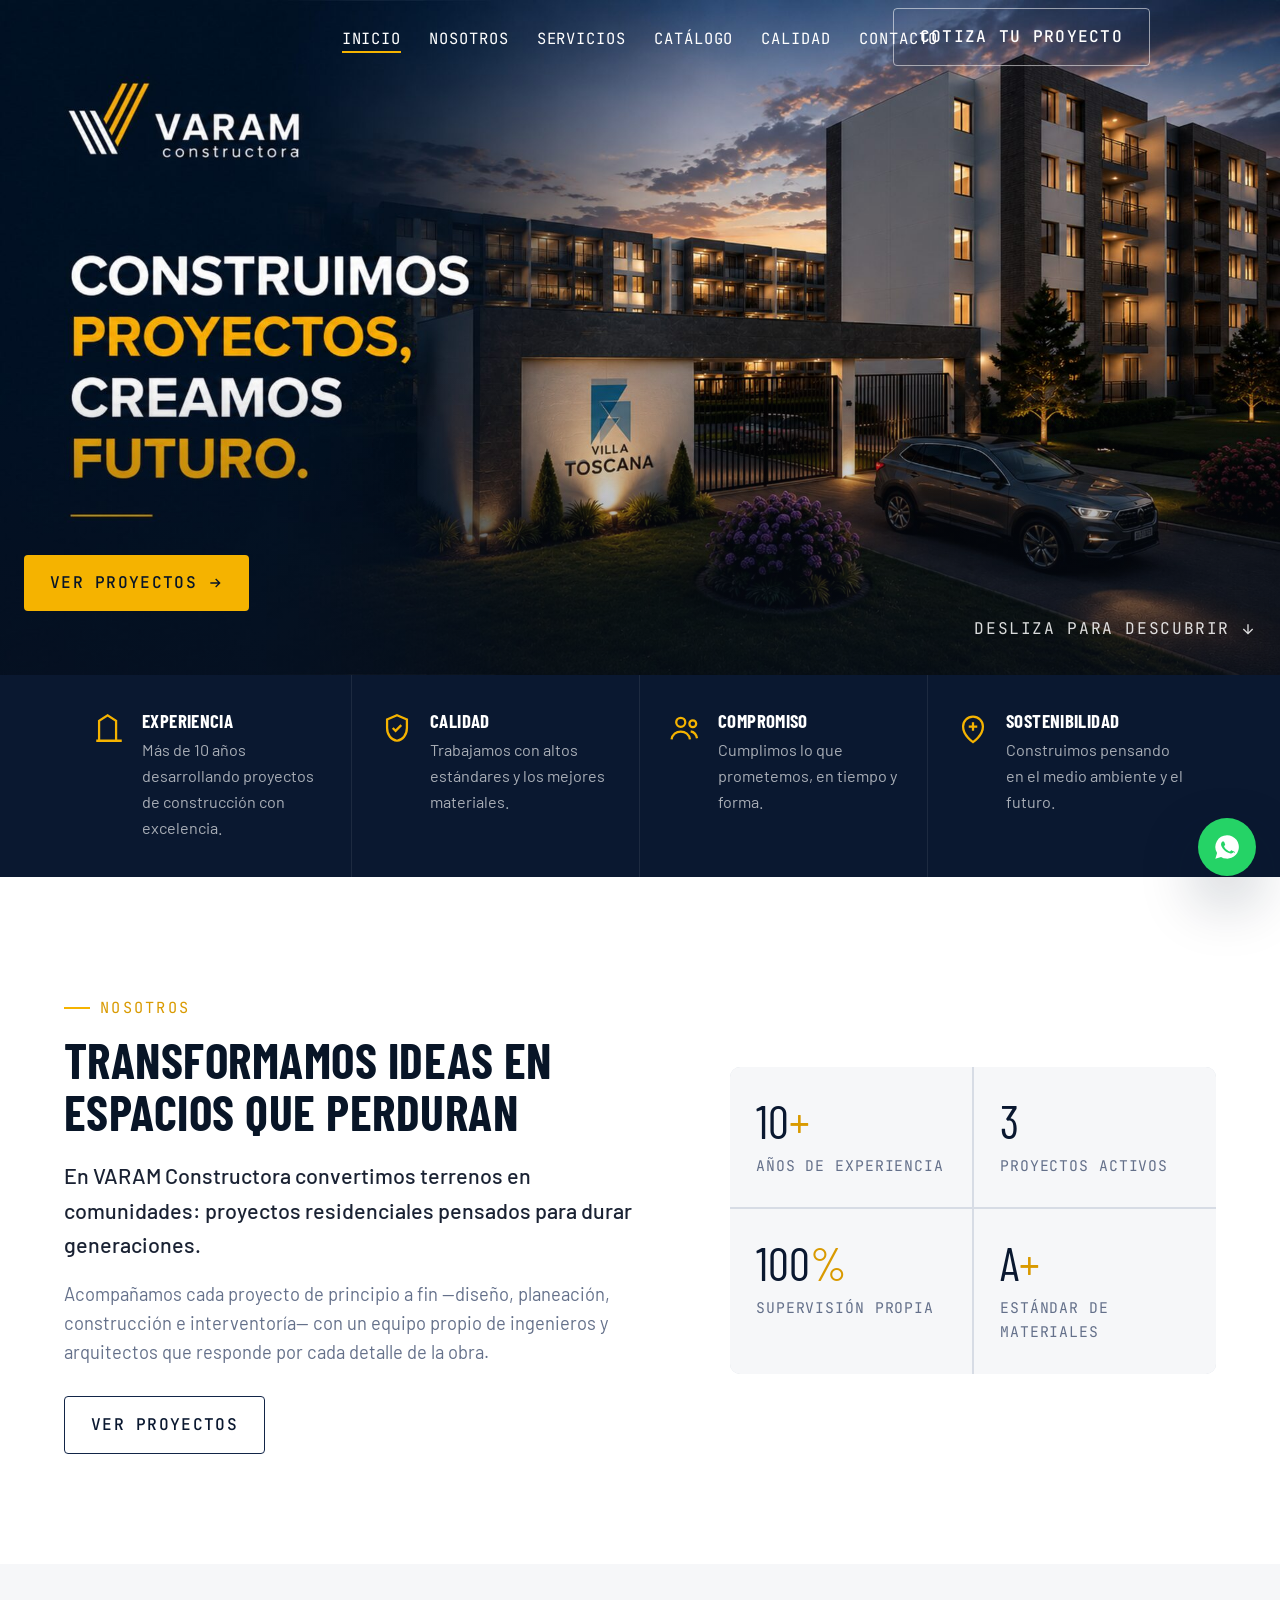
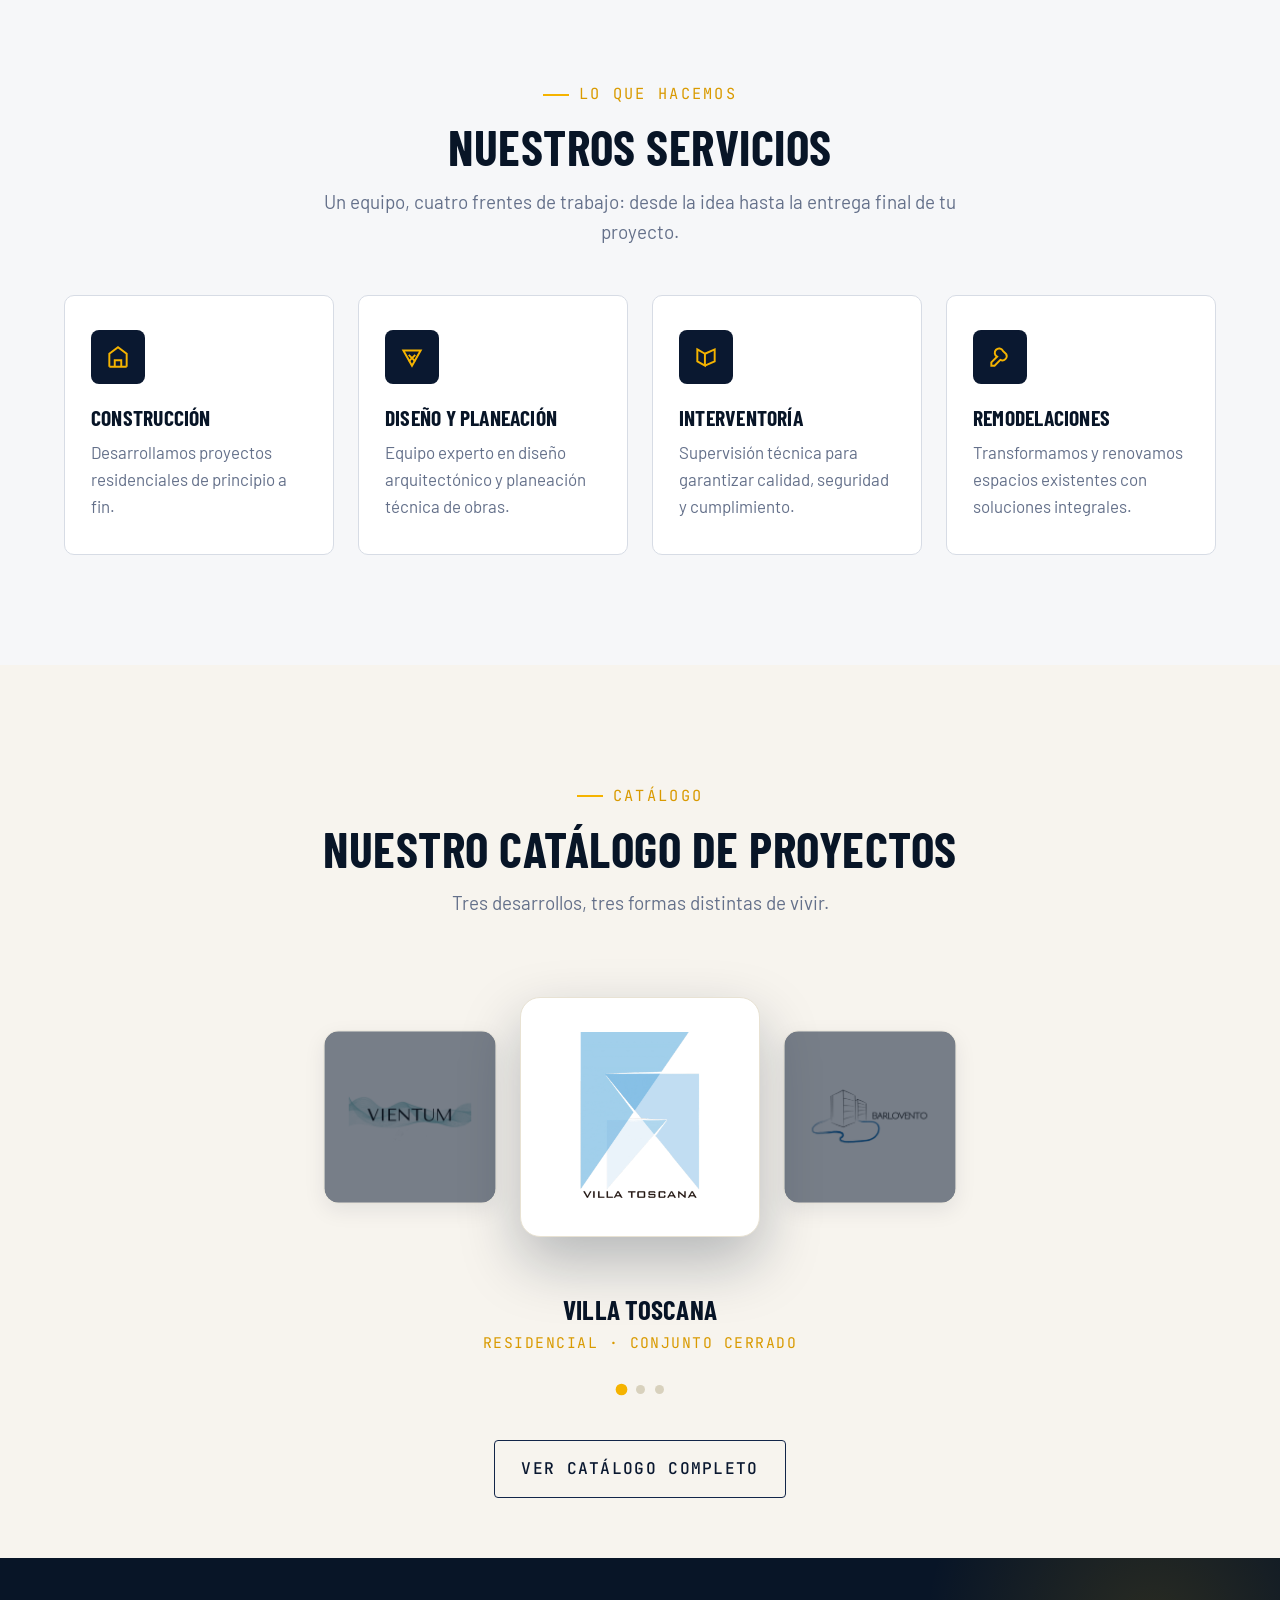
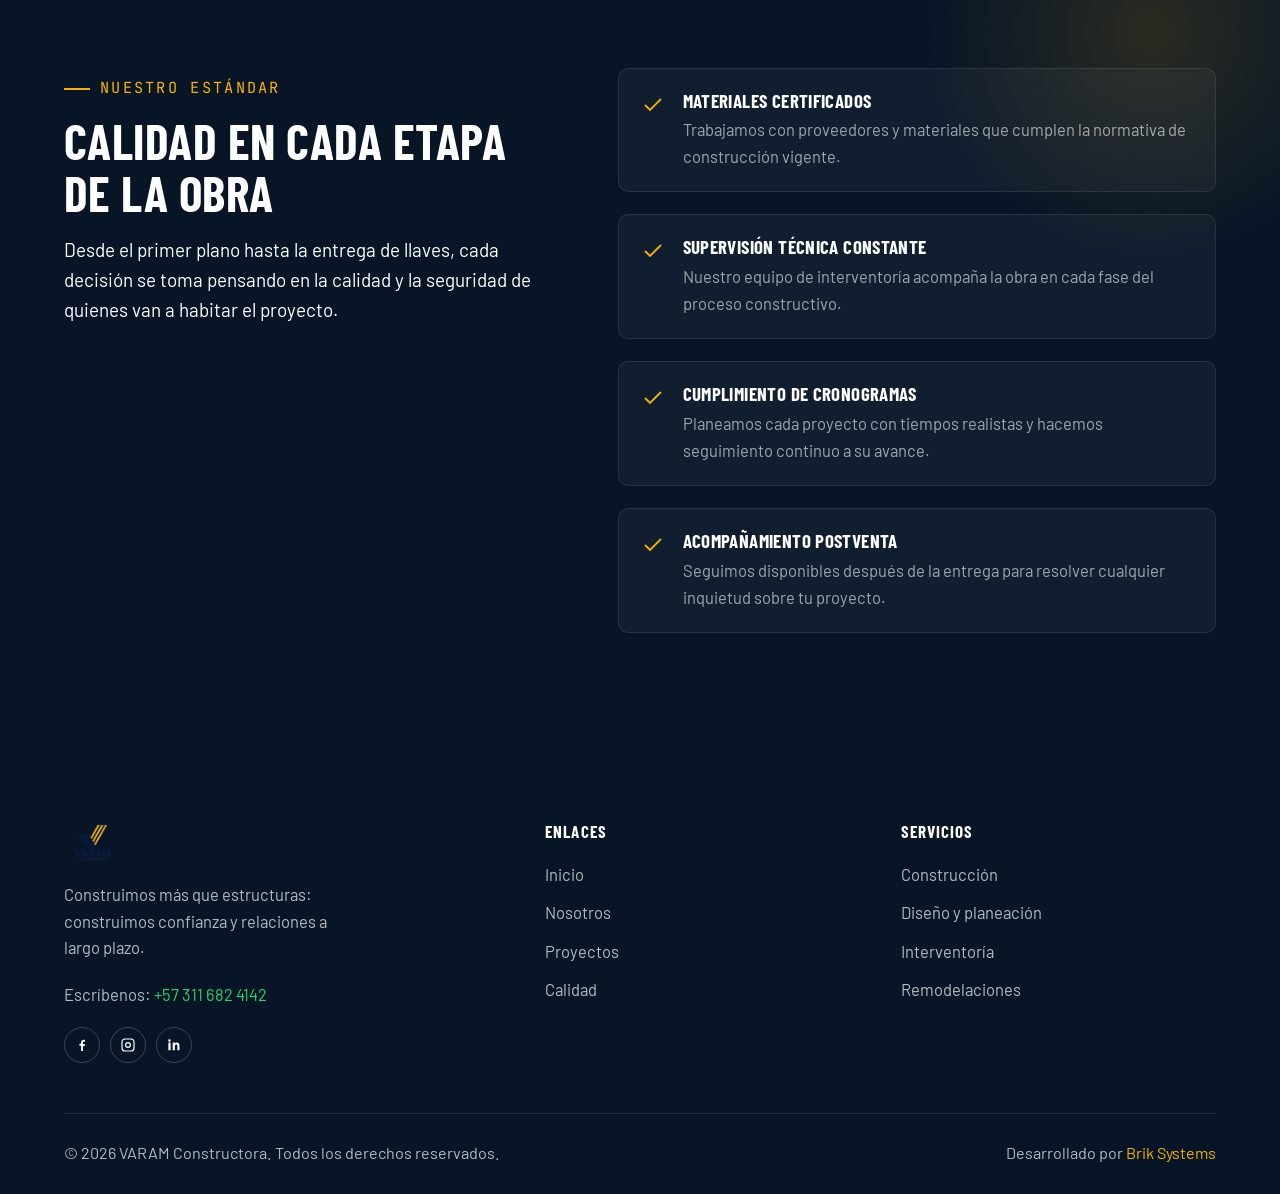
<file: index.html>
<!DOCTYPE html>
<html lang="es">
<head>
<meta charset="UTF-8">
<meta name="viewport" content="width=device-width, initial-scale=1.0">
<title>VARAM Constructora | Construimos proyectos, creamos futuro</title>
<meta name="description" content="VARAM Constructora: más de 10 años desarrollando proyectos residenciales en Colombia. Conoce Villa Toscana, Barlovento y Vientum.">

<link rel="preconnect" href="https://fonts.googleapis.com">
<link rel="preconnect" href="https://fonts.gstatic.com" crossorigin>
<link href="https://fonts.googleapis.com/css2?family=Barlow+Condensed:wght@600;700;800&family=Barlow:wght@400;500;600&family=Fraunces:ital@0;1&family=JetBrains+Mono:wght@400;500&display=swap" rel="stylesheet">

<link rel="icon" href="images/logo-varam.png">
<link rel="stylesheet" href="css/styles.css">
</head>
<body>

<!-- =========================================================
     HEADER / NAV — flotante y transparente sobre el hero
     ========================================================= -->
<header class="header header--floating" id="header">
  <div class="header__inner">
    <nav class="nav" id="nav">
      <ul class="nav__links">
        <li><a href="#inicio" class="is-active">Inicio</a></li>
        <li><a href="#nosotros">Nosotros</a></li>
        <li><a href="#servicios">Servicios</a></li>
        <li><a href="#catalogo">Catálogo</a></li>
        <li><a href="#calidad">Calidad</a></li>
        <li><a href="#contacto">Contacto</a></li>
      </ul>
      <a href="proyectos.html" class="btn btn-outline">Cotiza tu proyecto</a>
    </nav>

    <button class="nav__toggle" id="navToggle" aria-label="Abrir menú" aria-expanded="false" aria-controls="nav">
      <span></span><span></span><span></span>
    </button>
  </div>
</header>

<!-- =========================================================
     HERO
     ========================================================= -->
<section class="hero" id="inicio">
  <h1 class="sr-only">VARAM Constructora — Construimos proyectos, creamos futuro</h1>
  <div class="hero__media">
    <img src="images/hero-villa-toscana.jpg" alt="Proyecto Villa Toscana de VARAM Constructora">
  </div>
  <div class="hero__content">
    <div class="hero__actions">
      <a href="proyectos.html" class="btn btn-primary">
        Ver proyectos
        <svg viewBox="0 0 24 24" width="16" height="16" fill="none" stroke="currentColor" stroke-width="2"><path d="M5 12h14M13 6l6 6-6 6"/></svg>
      </a>
    </div>
  </div>
  <a href="#nosotros" class="hero__scroll">
    Desliza para descubrir
    <svg viewBox="0 0 24 24" width="16" height="16" fill="none" stroke="currentColor" stroke-width="2"><path d="M12 5v14M5 12l7 7 7-7"/></svg>
  </a>
</section>

<!-- =========================================================
     TRUST BAR
     ========================================================= -->
<section class="trust-bar">
  <div class="container trust-bar__grid">
    <div class="trust-item reveal">
      <svg viewBox="0 0 24 24" width="34" height="34" fill="none" stroke="currentColor" stroke-width="1.6"><path d="M3 21h18M5 21V7l6-4 6 4v14M9 9h.01M9 13h.01M9 17h.01M15 9h.01M15 13h.01M15 17h.01"/></svg>
      <div>
        <h3>Experiencia</h3>
        <p>Más de 10 años desarrollando proyectos de construcción con excelencia.</p>
      </div>
    </div>
    <div class="trust-item reveal">
      <svg viewBox="0 0 24 24" width="34" height="34" fill="none" stroke="currentColor" stroke-width="1.6"><path d="M12 3l7 3v6c0 4.97-3.05 8.5-7 9-3.95-.5-7-4.03-7-9V6l7-3z"/><path d="M9 12l2 2 4-4"/></svg>
      <div>
        <h3>Calidad</h3>
        <p>Trabajamos con altos estándares y los mejores materiales.</p>
      </div>
    </div>
    <div class="trust-item reveal">
      <svg viewBox="0 0 24 24" width="34" height="34" fill="none" stroke="currentColor" stroke-width="1.6"><circle cx="9" cy="8" r="3.2"/><path d="M2.5 20c.6-3.4 3.2-5.5 6.5-5.5s5.9 2.1 6.5 5.5"/><circle cx="17.5" cy="9" r="2.4"/><path d="M16 14.3c2.4.4 4 2.1 4.5 4.9"/></svg>
      <div>
        <h3>Compromiso</h3>
        <p>Cumplimos lo que prometemos, en tiempo y forma.</p>
      </div>
    </div>
    <div class="trust-item reveal">
      <svg viewBox="0 0 24 24" width="34" height="34" fill="none" stroke="currentColor" stroke-width="1.6"><path d="M12 22s7-4.5 7-11a7 7 0 10-14 0c0 6.5 7 11 7 11z"/><path d="M12 8v6M9 11h6"/></svg>
      <div>
        <h3>Sostenibilidad</h3>
        <p>Construimos pensando en el medio ambiente y el futuro.</p>
      </div>
    </div>
  </div>
</section>

<!-- =========================================================
     NOSOTROS
     ========================================================= -->
<section class="nosotros" id="nosotros">
  <div class="container nosotros__grid">
    <div class="nosotros__text reveal">
      <span class="eyebrow">Nosotros</span>
      <h2 style="font-size:clamp(2rem,4vw,2.75rem); color:var(--navy-900); margin-bottom:20px;">Transformamos ideas en espacios que perduran</h2>
      <p>En VARAM Constructora convertimos terrenos en comunidades: proyectos residenciales pensados para durar generaciones.</p>
      <p>Acompañamos cada proyecto de principio a fin —diseño, planeación, construcción e interventoría— con un equipo propio de ingenieros y arquitectos que responde por cada detalle de la obra.</p>
      <a href="proyectos.html" class="btn btn-outline-navy" style="margin-top:10px;">Ver proyectos</a>
    </div>

    <div class="nosotros__stats reveal">
      <div class="nosotros__stat">
        <div class="num">10<span>+</span></div>
        <p>Años de experiencia</p>
      </div>
      <div class="nosotros__stat">
        <div class="num">3</div>
        <p>Proyectos activos</p>
      </div>
      <div class="nosotros__stat">
        <div class="num">100<span>%</span></div>
        <p>Supervisión propia</p>
      </div>
      <div class="nosotros__stat">
        <div class="num">A<span>+</span></div>
        <p>Estándar de materiales</p>
      </div>
    </div>
  </div>
</section>

<!-- =========================================================
     SERVICIOS
     ========================================================= -->
<section class="servicios" id="servicios">
  <div class="container">
    <div class="section-head center reveal">
      <span class="eyebrow" style="justify-content:center;">Lo que hacemos</span>
      <h2>Nuestros servicios</h2>
      <p>Un equipo, cuatro frentes de trabajo: desde la idea hasta la entrega final de tu proyecto.</p>
    </div>

    <div class="servicios__grid">
      <div class="service-card reveal">
        <div class="service-card__icon">
          <svg viewBox="0 0 24 24" width="26" height="26" fill="none" stroke="currentColor" stroke-width="1.8"><path d="M4 21V9l8-6 8 6v12"/><path d="M9 21v-6h6v6M4 21h16"/></svg>
        </div>
        <h3>Construcción</h3>
        <p>Desarrollamos proyectos residenciales de principio a fin.</p>
      </div>

      <div class="service-card reveal">
        <div class="service-card__icon">
          <svg viewBox="0 0 24 24" width="26" height="26" fill="none" stroke="currentColor" stroke-width="1.8"><path d="M12 20l8-14H4l8 14z"/><path d="M9 10l6 6M15 10l-6 6"/></svg>
        </div>
        <h3>Diseño y planeación</h3>
        <p>Equipo experto en diseño arquitectónico y planeación técnica de obras.</p>
      </div>

      <div class="service-card reveal">
        <div class="service-card__icon">
          <svg viewBox="0 0 24 24" width="26" height="26" fill="none" stroke="currentColor" stroke-width="1.8"><path d="M4 5l7 4v11L4 16V5z"/><path d="M11 9l9-4v11l-9 4"/></svg>
        </div>
        <h3>Interventoría</h3>
        <p>Supervisión técnica para garantizar calidad, seguridad y cumplimiento.</p>
      </div>

      <div class="service-card reveal">
        <div class="service-card__icon">
          <svg viewBox="0 0 24 24" width="26" height="26" fill="none" stroke="currentColor" stroke-width="1.8"><path d="M14.7 6.3a4 4 0 10-5.4 5.4L4 17v3h3l5.3-5.3a4 4 0 005.4-5.4z"/></svg>
        </div>
        <h3>Remodelaciones</h3>
        <p>Transformamos y renovamos espacios existentes con soluciones integrales.</p>
      </div>
    </div>
  </div>
</section>

<!-- =========================================================
     CATÁLOGO — carrusel circular infinito de logos
     ========================================================= -->
<section class="catalogo" id="catalogo">
  <div class="container">
    <div class="section-head center reveal">
      <span class="eyebrow" style="justify-content:center;">Catálogo</span>
      <h2>Nuestro catálogo de proyectos</h2>
      <p>Tres desarrollos, tres formas distintas de vivir.</p>
    </div>

    <div class="logo-carousel reveal" id="logoCarousel">
      <div class="logo-carousel__track">
        <div class="logo-slide" data-index="0" data-name="Villa Toscana" data-tag="Residencial · Conjunto cerrado">
          <img src="images/logo-villa-toscana.png" alt="Logo Villa Toscana">
        </div>
        <div class="logo-slide" data-index="1" data-name="Barlovento" data-tag="Residencial · Torres en altura">
          <img src="images/logo-barlovento.png" alt="Logo Barlovento">
        </div>
        <div class="logo-slide" data-index="2" data-name="Vientum" data-tag="Residencial · Diseño contemporáneo">
          <img src="images/logo-vientum.png" alt="Logo Vientum">
        </div>
      </div>
    </div>

    <div class="logo-carousel__caption">
      <h3 id="carouselName">Villa Toscana</h3>
      <p id="carouselTag">Residencial · Conjunto cerrado</p>
    </div>

    <div class="carousel__dots" id="carouselDots">
      <button data-slide="0" class="is-active" aria-label="Ver Villa Toscana"></button>
      <button data-slide="1" aria-label="Ver Barlovento"></button>
      <button data-slide="2" aria-label="Ver Vientum"></button>
    </div>

    <div style="text-align:center; margin-top:46px;" class="reveal">
      <a href="proyectos.html" class="btn btn-outline-navy">Ver catálogo completo</a>
    </div>
  </div>
</section>

<!-- =========================================================
     CALIDAD
     ========================================================= -->
<section class="calidad" id="calidad">
  <div class="container calidad__grid">
    <div class="reveal">
      <span class="eyebrow">Nuestro estándar</span>
      <h2 style="font-size:clamp(2rem,4vw,2.75rem); margin-bottom:16px;">Calidad en cada etapa de la obra</h2>
      <p>Desde el primer plano hasta la entrega de llaves, cada decisión se toma pensando en la calidad y la seguridad de quienes van a habitar el proyecto.</p>
    </div>

    <div class="calidad__list reveal">
      <div class="calidad__item">
        <svg viewBox="0 0 24 24" width="24" height="24" fill="none" stroke="currentColor" stroke-width="1.8"><path d="M20 6L9 17l-5-5"/></svg>
        <div>
          <h4>Materiales certificados</h4>
          <p>Trabajamos con proveedores y materiales que cumplen la normativa de construcción vigente.</p>
        </div>
      </div>
      <div class="calidad__item">
        <svg viewBox="0 0 24 24" width="24" height="24" fill="none" stroke="currentColor" stroke-width="1.8"><path d="M20 6L9 17l-5-5"/></svg>
        <div>
          <h4>Supervisión técnica constante</h4>
          <p>Nuestro equipo de interventoría acompaña la obra en cada fase del proceso constructivo.</p>
        </div>
      </div>
      <div class="calidad__item">
        <svg viewBox="0 0 24 24" width="24" height="24" fill="none" stroke="currentColor" stroke-width="1.8"><path d="M20 6L9 17l-5-5"/></svg>
        <div>
          <h4>Cumplimiento de cronogramas</h4>
          <p>Planeamos cada proyecto con tiempos realistas y hacemos seguimiento continuo a su avance.</p>
        </div>
      </div>
      <div class="calidad__item">
        <svg viewBox="0 0 24 24" width="24" height="24" fill="none" stroke="currentColor" stroke-width="1.8"><path d="M20 6L9 17l-5-5"/></svg>
        <div>
          <h4>Acompañamiento postventa</h4>
          <p>Seguimos disponibles después de la entrega para resolver cualquier inquietud sobre tu proyecto.</p>
        </div>
      </div>
    </div>
  </div>
</section>

<!-- =========================================================
     FOOTER
     ========================================================= -->
<footer class="footer" id="contacto">
  <div class="container">
    <div class="footer__grid">
      <div class="footer__brand">
        <img src="images/logo-varam.png" alt="VARAM Constructora">
        <p>Construimos más que estructuras: construimos confianza y relaciones a largo plazo.</p>
        <p class="footer__whatsapp">Escríbenos: <a href="https://wa.me/573116824142?text=Hola%2C%20vengo%20desde%20la%20p%C3%A1gina%20de%20VARAM%20Constructora%20y%20quiero%20informaci%C3%B3n.%20%C2%BFQu%C3%A9%20proyecto%20te%20interesa%20conocer%3F%0A1.%20Villa%20Toscana%0A2.%20Barlovento%0A3.%20Vientum" target="_blank" rel="noopener">+57 311 682 4142</a></p>
        <div class="footer__social" style="margin-top:18px;">
          <a href="#" aria-label="Facebook"><svg viewBox="0 0 24 24" width="16" height="16" fill="currentColor"><path d="M13.5 21v-7.5H16l.4-3H13.5V8.4c0-.87.24-1.46 1.5-1.46H16.5V4.35c-.26-.03-1.16-.1-2.2-.1-2.18 0-3.67 1.33-3.67 3.77v2.1H8.2v3h2.43V21h2.87z"/></svg></a>
          <a href="#" aria-label="Instagram"><svg viewBox="0 0 24 24" width="16" height="16" fill="none" stroke="currentColor" stroke-width="1.8"><rect x="3" y="3" width="18" height="18" rx="5"/><circle cx="12" cy="12" r="3.6"/></svg></a>
          <a href="#" aria-label="LinkedIn"><svg viewBox="0 0 24 24" width="16" height="16" fill="currentColor"><path d="M6.9 8.4H3.6V20h3.3V8.4zM5.2 3.5a1.9 1.9 0 100 3.8 1.9 1.9 0 000-3.8zM20.4 20h-3.3v-6.2c0-1.5-.5-2.5-1.8-2.5-1 0-1.6.7-1.9 1.3-.1.2-.1.6-.1.9V20H10s.1-10.5 0-11.6h3.3v1.6c.4-.7 1.2-1.7 3-1.7 2.2 0 3.9 1.4 3.9 4.5V20z"/></svg></a>
        </div>
      </div>

      <div class="footer__links">
        <h4>Enlaces</h4>
        <ul>
          <li><a href="#inicio">Inicio</a></li>
          <li><a href="#nosotros">Nosotros</a></li>
          <li><a href="proyectos.html">Proyectos</a></li>
          <li><a href="#calidad">Calidad</a></li>
        </ul>
      </div>

      <div class="footer__services">
        <h4>Servicios</h4>
        <ul>
          <li><a href="#servicios">Construcción</a></li>
          <li><a href="#servicios">Diseño y planeación</a></li>
          <li><a href="#servicios">Interventoría</a></li>
          <li><a href="#servicios">Remodelaciones</a></li>
        </ul>
      </div>
    </div>

    <div class="footer__bottom">
      <p>© 2026 VARAM Constructora. Todos los derechos reservados.</p>
      <p>Desarrollado por <a href="#">Brik Systems</a></p>
    </div>
  </div>
</footer>

<!-- Botón flotante de WhatsApp: SOLO el círculo verde, tamaño fijo -->
<a href="https://wa.me/573116824142?text=Hola%2C%20vengo%20desde%20la%20p%C3%A1gina%20de%20VARAM%20Constructora%20y%20quiero%20informaci%C3%B3n.%20%C2%BFQu%C3%A9%20proyecto%20te%20interesa%20conocer%3F%0A1.%20Villa%20Toscana%0A2.%20Barlovento%0A3.%20Vientum"
   class="whatsapp-float" target="_blank" rel="noopener" aria-label="Escríbenos por WhatsApp">
  <svg viewBox="0 0 24 24" width="28" height="28" fill="currentColor"><path d="M12 2a10 10 0 00-8.5 15.2L2 22l4.9-1.5A10 10 0 1012 2zm5.6 14.2c-.2.6-1.3 1.2-1.8 1.3-.5.1-1 .1-3.2-.8-2.7-1.1-4.4-3.9-4.6-4.1-.1-.2-1.1-1.5-1.1-2.8s.7-2 .9-2.3c.2-.2.5-.3.7-.3h.5c.2 0 .4 0 .6.5.2.5.7 1.8.8 1.9.1.2.1.3 0 .5-.1.2-.1.3-.3.5l-.4.5c-.1.2-.3.3-.1.6.2.3.9 1.5 1.9 2.4 1.3 1.2 2.4 1.5 2.7 1.7.3.2.5.1.6-.1l.6-.7c.2-.3.4-.2.7-.1.3.1 1.6.8 1.9.9.3.1.5.2.5.3.1.2.1.7-.1 1.3z"/></svg>
</a>

<script src="js/main.js"></script>
</body>
</html>
</file>
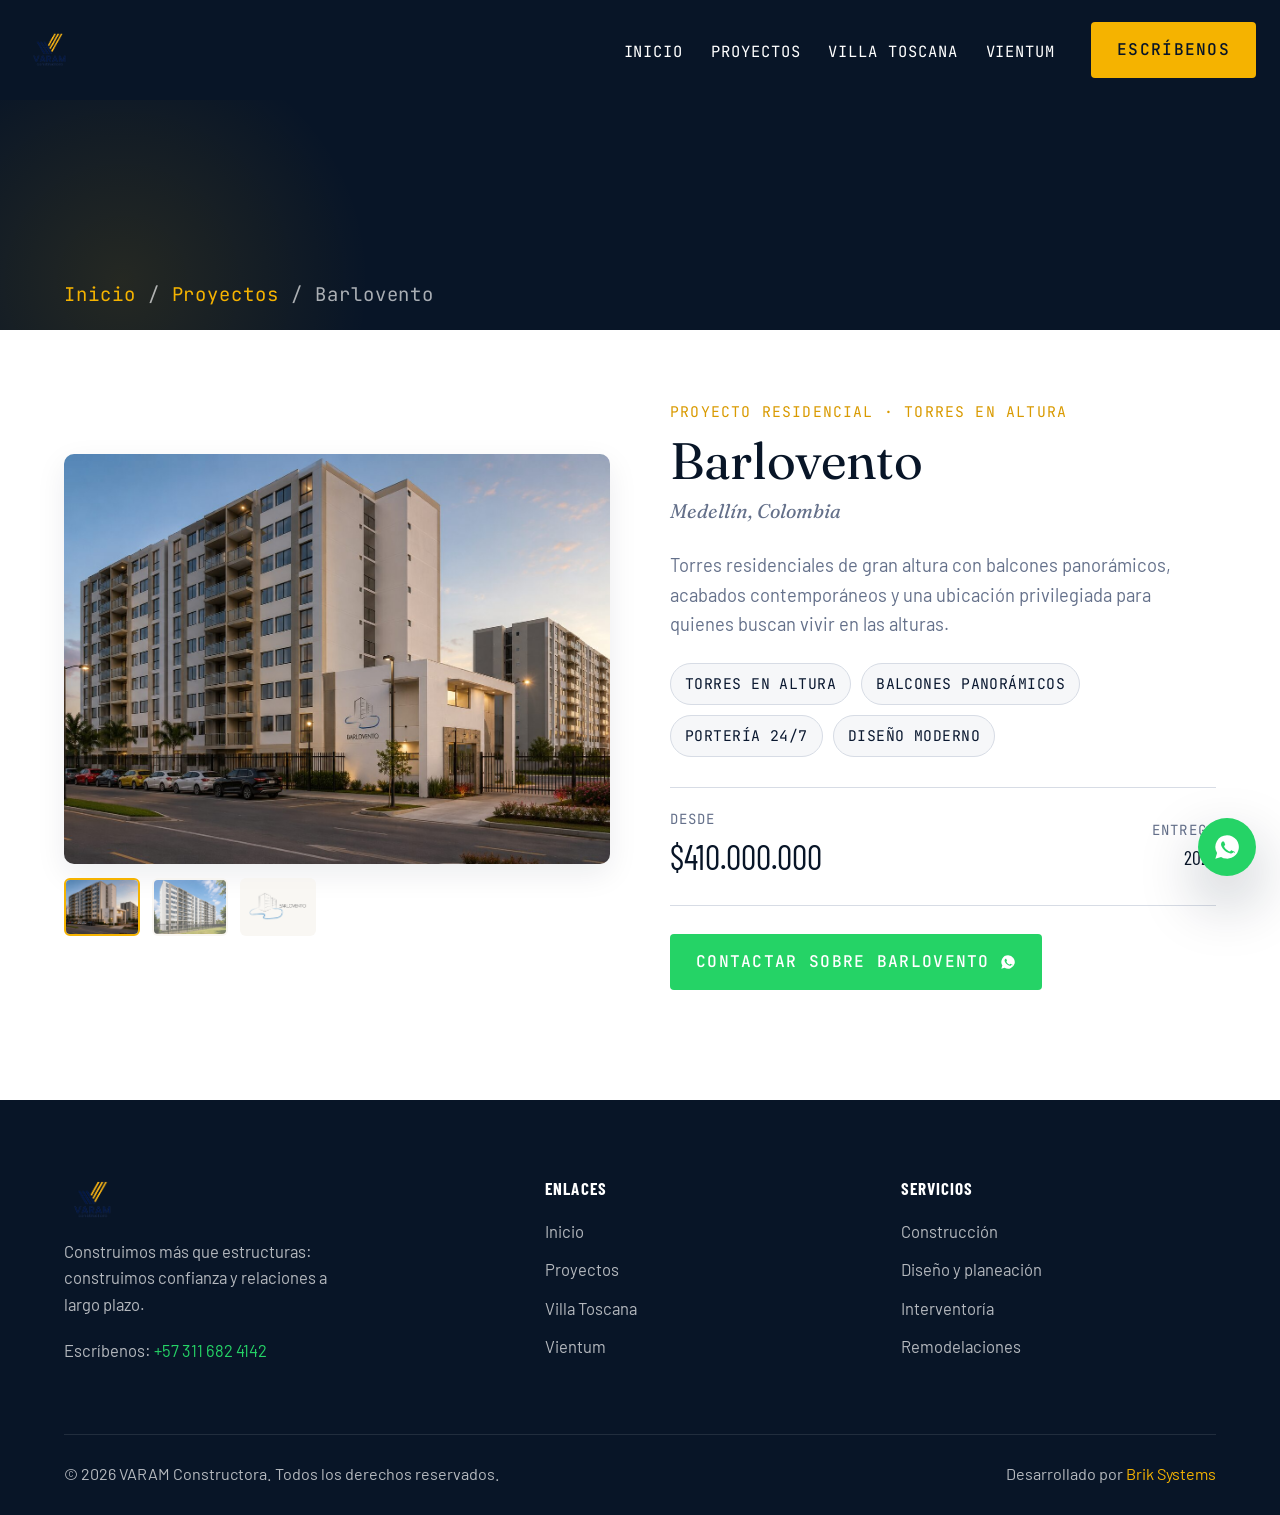
<file: barlovento.html>
<!DOCTYPE html>
<html lang="es">
<head>
<meta charset="UTF-8">
<meta name="viewport" content="width=device-width, initial-scale=1.0">
<title>Barlovento | VARAM Constructora</title>
<meta name="description" content="Barlovento: torres residenciales en altura con balcones panorámicos, un proyecto de VARAM Constructora en Medellín.">

<link rel="preconnect" href="https://fonts.googleapis.com">
<link rel="preconnect" href="https://fonts.gstatic.com" crossorigin>
<link href="https://fonts.googleapis.com/css2?family=Barlow+Condensed:wght@600;700;800&family=Barlow:wght@400;500;600&family=Fraunces:ital@0;1&family=JetBrains+Mono:wght@400;500&display=swap" rel="stylesheet">

<link rel="icon" href="images/logo-varam.png">
<link rel="stylesheet" href="css/styles.css">
</head>
<body>

<header class="header header--static" id="header">
  <div class="header__inner">
    <a href="index.html" class="header__logo">
      <img src="images/logo-varam.png" alt="VARAM Constructora">
    </a>
    <nav class="nav" id="nav">
      <ul class="nav__links">
        <li><a href="index.html">Inicio</a></li>
        <li><a href="proyectos.html">Proyectos</a></li>
        <li><a href="villa-toscana.html">Villa Toscana</a></li>
        <li><a href="vientum.html">Vientum</a></li>
      </ul>
      <a href="https://wa.me/573116824142?text=Hola%2C%20vengo%20desde%20la%20p%C3%A1gina%20de%20VARAM%20Constructora.%20Quiero%20m%C3%A1s%20informaci%C3%B3n%20sobre%20el%20proyecto%20Barlovento.%20%C2%BFQu%C3%A9%20necesito%20saber%20para%20dar%20el%20siguiente%20paso%3F" target="_blank" rel="noopener" class="btn btn-primary">Escríbenos</a>
    </nav>
    <button class="nav__toggle" id="navToggle" aria-label="Abrir menú" aria-expanded="false" aria-controls="nav">
      <span></span><span></span><span></span>
    </button>
  </div>
</header>

<section class="page-banner" style="padding-bottom:0;">
  <div class="container page-banner__inner">
    <p class="breadcrumb" style="margin-top:0; margin-bottom:20px;"><a href="index.html">Inicio</a> / <a href="proyectos.html">Proyectos</a> / Barlovento</p>
  </div>
</section>

<section class="detalle">
  <div class="container">
    <div class="proyecto">
      <div class="proyecto__media reveal">
        <div class="proyecto__main-img">
          <img src="images/barlovento-torre.jpg" alt="Torres residenciales Barlovento al atardecer" data-main-img>
        </div>
        <div class="proyecto__thumbs">
          <button type="button" class="is-active" data-img="images/barlovento-torre.jpg" aria-label="Torre principal">
            <img src="images/barlovento-torre.jpg" alt="">
          </button>
          <button type="button" data-img="images/barlovento-fachada.jpg" aria-label="Fachada lateral">
            <img src="images/barlovento-fachada.jpg" alt="">
          </button>
          <button type="button" class="is-logo-thumb" data-img="images/logo-barlovento.png" data-type="logo" aria-label="Logo Barlovento">
            <img src="images/logo-barlovento.png" alt="">
          </button>
        </div>
      </div>

      <div class="proyecto__info reveal">
        <span class="proyecto__tag">Proyecto residencial · Torres en altura</span>
        <h1>Barlovento</h1>
        <p class="location">Medellín, Colombia</p>
        <p class="desc">Torres residenciales de gran altura con balcones panorámicos, acabados contemporáneos y una ubicación privilegiada para quienes buscan vivir en las alturas.</p>
        <div class="proyecto__features">
          <span>Torres en altura</span>
          <span>Balcones panorámicos</span>
          <span>Portería 24/7</span>
          <span>Diseño moderno</span>
        </div>
        <div class="proyecto__price">
          <div>
            <div class="label">Desde</div>
            <div class="value">$410.000.000</div>
          </div>
          <div style="text-align:right;">
            <div class="label">Entrega</div>
            <div class="value" style="font-size:1.1rem;">2027</div>
          </div>
        </div>
        <a href="https://wa.me/573116824142?text=Hola%2C%20vengo%20desde%20la%20p%C3%A1gina%20de%20VARAM%20Constructora.%20Quiero%20m%C3%A1s%20informaci%C3%B3n%20sobre%20el%20proyecto%20Barlovento.%20%C2%BFQu%C3%A9%20necesito%20saber%20para%20dar%20el%20siguiente%20paso%3F" target="_blank" rel="noopener" class="btn btn-whatsapp">
          Contactar sobre Barlovento
          <svg viewBox="0 0 24 24" width="16" height="16" fill="currentColor"><path d="M12 2a10 10 0 00-8.5 15.2L2 22l4.9-1.5A10 10 0 1012 2zm5.6 14.2c-.2.6-1.3 1.2-1.8 1.3-.5.1-1 .1-3.2-.8-2.7-1.1-4.4-3.9-4.6-4.1-.1-.2-1.1-1.5-1.1-2.8s.7-2 .9-2.3c.2-.2.5-.3.7-.3h.5c.2 0 .4 0 .6.5.2.5.7 1.8.8 1.9.1.2.1.3 0 .5-.1.2-.1.3-.3.5l-.4.5c-.1.2-.3.3-.1.6.2.3.9 1.5 1.9 2.4 1.3 1.2 2.4 1.5 2.7 1.7.3.2.5.1.6-.1l.6-.7c.2-.3.4-.2.7-.1.3.1 1.6.8 1.9.9.3.1.5.2.5.3.1.2.1.7-.1 1.3z"/></svg>
        </a>
      </div>
    </div>
  </div>
</section>

<footer class="footer">
  <div class="container">
    <div class="footer__grid">
      <div class="footer__brand">
        <img src="images/logo-varam.png" alt="VARAM Constructora">
        <p>Construimos más que estructuras: construimos confianza y relaciones a largo plazo.</p>
        <p class="footer__whatsapp">Escríbenos: <a href="https://wa.me/573116824142" target="_blank" rel="noopener">+57 311 682 4142</a></p>
      </div>
      <div class="footer__links">
        <h4>Enlaces</h4>
        <ul>
          <li><a href="index.html">Inicio</a></li>
          <li><a href="proyectos.html">Proyectos</a></li>
          <li><a href="villa-toscana.html">Villa Toscana</a></li>
          <li><a href="vientum.html">Vientum</a></li>
        </ul>
      </div>
      <div class="footer__services">
        <h4>Servicios</h4>
        <ul>
          <li><a href="index.html#servicios">Construcción</a></li>
          <li><a href="index.html#servicios">Diseño y planeación</a></li>
          <li><a href="index.html#servicios">Interventoría</a></li>
          <li><a href="index.html#servicios">Remodelaciones</a></li>
        </ul>
      </div>
    </div>
    <div class="footer__bottom">
      <p>© 2026 VARAM Constructora. Todos los derechos reservados.</p>
      <p>Desarrollado por <a href="#">Brik Systems</a></p>
    </div>
  </div>
</footer>

<a href="https://wa.me/573116824142?text=Hola%2C%20vengo%20desde%20la%20p%C3%A1gina%20de%20VARAM%20Constructora.%20Quiero%20m%C3%A1s%20informaci%C3%B3n%20sobre%20el%20proyecto%20Barlovento.%20%C2%BFQu%C3%A9%20necesito%20saber%20para%20dar%20el%20siguiente%20paso%3F"
   class="whatsapp-float" target="_blank" rel="noopener" aria-label="Escríbenos por WhatsApp">
  <svg viewBox="0 0 24 24" width="28" height="28" fill="currentColor"><path d="M12 2a10 10 0 00-8.5 15.2L2 22l4.9-1.5A10 10 0 1012 2zm5.6 14.2c-.2.6-1.3 1.2-1.8 1.3-.5.1-1 .1-3.2-.8-2.7-1.1-4.4-3.9-4.6-4.1-.1-.2-1.1-1.5-1.1-2.8s.7-2 .9-2.3c.2-.2.5-.3.7-.3h.5c.2 0 .4 0 .6.5.2.5.7 1.8.8 1.9.1.2.1.3 0 .5-.1.2-.1.3-.3.5l-.4.5c-.1.2-.3.3-.1.6.2.3.9 1.5 1.9 2.4 1.3 1.2 2.4 1.5 2.7 1.7.3.2.5.1.6-.1l.6-.7c.2-.3.4-.2.7-.1.3.1 1.6.8 1.9.9.3.1.5.2.5.3.1.2.1.7-.1 1.3z"/></svg>
</a>

<script src="js/main.js"></script>
</body>
</html>
</file>
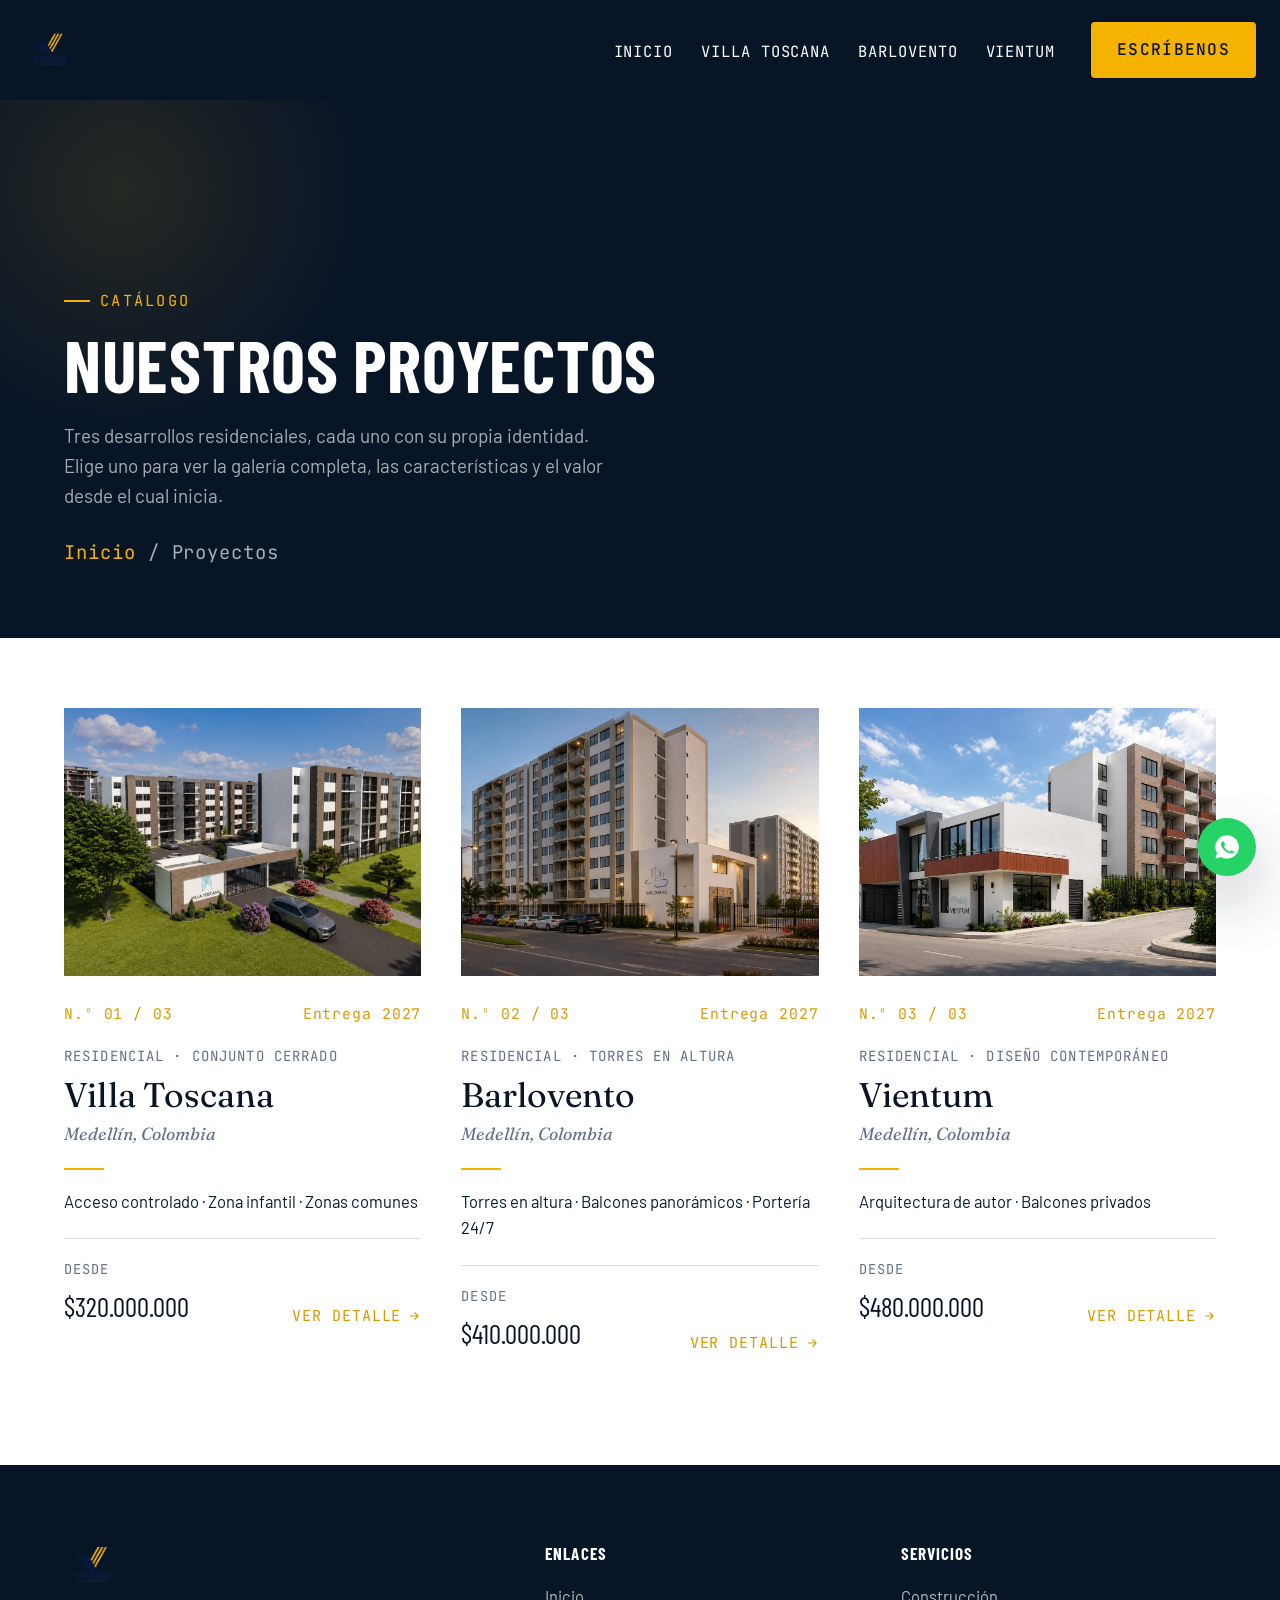
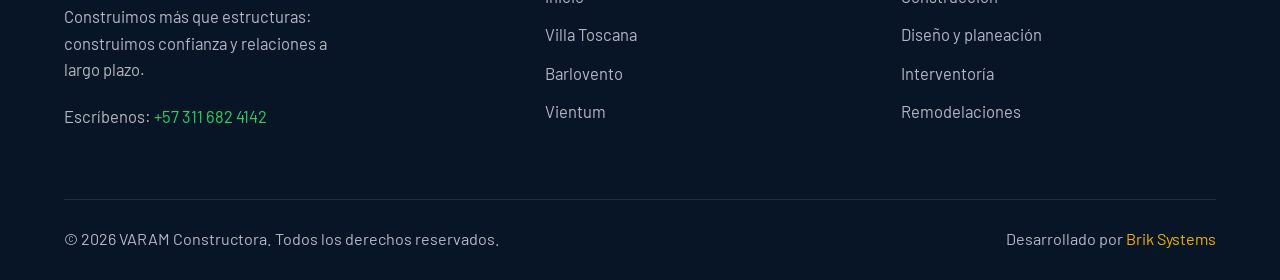
<file: proyectos.html>
<!DOCTYPE html>
<html lang="es">
<head>
<meta charset="UTF-8">
<meta name="viewport" content="width=device-width, initial-scale=1.0">
<title>Catálogo de Proyectos | VARAM Constructora</title>
<meta name="description" content="Conoce en detalle los proyectos de VARAM Constructora: Villa Toscana, Barlovento y Vientum.">

<link rel="preconnect" href="https://fonts.googleapis.com">
<link rel="preconnect" href="https://fonts.gstatic.com" crossorigin>
<link href="https://fonts.googleapis.com/css2?family=Barlow+Condensed:wght@600;700;800&family=Barlow:wght@400;500;600&family=Fraunces:ital@0;1&family=JetBrains+Mono:wght@400;500&display=swap" rel="stylesheet">

<link rel="icon" href="images/logo-varam.png">
<link rel="stylesheet" href="css/styles.css">
</head>
<body>

<!-- HEADER — versión sólida (sin hero detrás) -->
<header class="header header--static" id="header">
  <div class="header__inner">
    <a href="index.html" class="header__logo">
      <img src="images/logo-varam.png" alt="VARAM Constructora">
    </a>
    <nav class="nav" id="nav">
      <ul class="nav__links">
        <li><a href="index.html">Inicio</a></li>
        <li><a href="villa-toscana.html">Villa Toscana</a></li>
        <li><a href="barlovento.html">Barlovento</a></li>
        <li><a href="vientum.html">Vientum</a></li>
      </ul>
      <a href="https://wa.me/573116824142?text=Hola%2C%20vengo%20desde%20la%20p%C3%A1gina%20de%20VARAM%20Constructora%20y%20quiero%20informaci%C3%B3n.%20%C2%BFQu%C3%A9%20proyecto%20te%20interesa%20conocer%3F%0A1.%20Villa%20Toscana%0A2.%20Barlovento%0A3.%20Vientum" target="_blank" rel="noopener" class="btn btn-primary">Escríbenos</a>
    </nav>
    <button class="nav__toggle" id="navToggle" aria-label="Abrir menú" aria-expanded="false" aria-controls="nav">
      <span></span><span></span><span></span>
    </button>
  </div>
</header>

<!-- BANNER -->
<section class="page-banner">
  <div class="container page-banner__inner">
    <span class="eyebrow on-dark">Catálogo</span>
    <h1>Nuestros proyectos</h1>
    <p>Tres desarrollos residenciales, cada uno con su propia identidad. Elige uno para ver la galería completa, las características y el valor desde el cual inicia.</p>
    <p class="breadcrumb"><a href="index.html">Inicio</a> / Proyectos</p>
  </div>
</section>

<!-- GRID DE PROYECTOS -->
<section class="catalog-grid-section">
  <div class="container">
    <div class="catalog-grid">

      <!-- Villa Toscana -->
      <a href="villa-toscana.html" class="catalog-card reveal">
        <div class="catalog-card__photo">
          <img src="images/villa-toscana-aerea.jpg" alt="Villa Toscana">
        </div>
        <div class="catalog-card__body">
          <div class="catalog-card__meta">
            <span>N.º 01 / 03</span>
            <span>Entrega 2027</span>
          </div>
          <div class="catalog-card__tags">Residencial · Conjunto cerrado</div>
          <h3 class="catalog-card__name">Villa Toscana</h3>
          <p class="catalog-card__location">Medellín, Colombia</p>
          <div class="catalog-card__divider"></div>
          <p class="catalog-card__notes">Acceso controlado · Zona infantil · Zonas comunes</p>
          <div class="catalog-card__footer">
            <div>
              <div class="catalog-card__price-label">Desde</div>
              <div class="catalog-card__price">$320.000.000</div>
            </div>
            <span class="catalog-card__link">
              Ver detalle
              <svg viewBox="0 0 24 24" width="14" height="14" fill="none" stroke="currentColor" stroke-width="2"><path d="M5 12h14M13 6l6 6-6 6"/></svg>
            </span>
          </div>
        </div>
      </a>

      <!-- Barlovento -->
      <a href="barlovento.html" class="catalog-card reveal">
        <div class="catalog-card__photo">
          <img src="images/barlovento-torre.jpg" alt="Barlovento">
        </div>
        <div class="catalog-card__body">
          <div class="catalog-card__meta">
            <span>N.º 02 / 03</span>
            <span>Entrega 2027</span>
          </div>
          <div class="catalog-card__tags">Residencial · Torres en altura</div>
          <h3 class="catalog-card__name">Barlovento</h3>
          <p class="catalog-card__location">Medellín, Colombia</p>
          <div class="catalog-card__divider"></div>
          <p class="catalog-card__notes">Torres en altura · Balcones panorámicos · Portería 24/7</p>
          <div class="catalog-card__footer">
            <div>
              <div class="catalog-card__price-label">Desde</div>
              <div class="catalog-card__price">$410.000.000</div>
            </div>
            <span class="catalog-card__link">
              Ver detalle
              <svg viewBox="0 0 24 24" width="14" height="14" fill="none" stroke="currentColor" stroke-width="2"><path d="M5 12h14M13 6l6 6-6 6"/></svg>
            </span>
          </div>
        </div>
      </a>

      <!-- Vientum -->
      <a href="vientum.html" class="catalog-card reveal">
        <div class="catalog-card__photo">
          <img src="images/vientum-fachada.jpg" alt="Vientum">
        </div>
        <div class="catalog-card__body">
          <div class="catalog-card__meta">
            <span>N.º 03 / 03</span>
            <span>Entrega 2027</span>
          </div>
          <div class="catalog-card__tags">Residencial · Diseño contemporáneo</div>
          <h3 class="catalog-card__name">Vientum</h3>
          <p class="catalog-card__location">Medellín, Colombia</p>
          <div class="catalog-card__divider"></div>
          <p class="catalog-card__notes">Arquitectura de autor · Balcones privados</p>
          <div class="catalog-card__footer">
            <div>
              <div class="catalog-card__price-label">Desde</div>
              <div class="catalog-card__price">$480.000.000</div>
            </div>
            <span class="catalog-card__link">
              Ver detalle
              <svg viewBox="0 0 24 24" width="14" height="14" fill="none" stroke="currentColor" stroke-width="2"><path d="M5 12h14M13 6l6 6-6 6"/></svg>
            </span>
          </div>
        </div>
      </a>

    </div>
  </div>
</section>

<!-- FOOTER -->
<footer class="footer">
  <div class="container">
    <div class="footer__grid">
      <div class="footer__brand">
        <img src="images/logo-varam.png" alt="VARAM Constructora">
        <p>Construimos más que estructuras: construimos confianza y relaciones a largo plazo.</p>
        <p class="footer__whatsapp">Escríbenos: <a href="https://wa.me/573116824142" target="_blank" rel="noopener">+57 311 682 4142</a></p>
      </div>
      <div class="footer__links">
        <h4>Enlaces</h4>
        <ul>
          <li><a href="index.html">Inicio</a></li>
          <li><a href="villa-toscana.html">Villa Toscana</a></li>
          <li><a href="barlovento.html">Barlovento</a></li>
          <li><a href="vientum.html">Vientum</a></li>
        </ul>
      </div>
      <div class="footer__services">
        <h4>Servicios</h4>
        <ul>
          <li><a href="index.html#servicios">Construcción</a></li>
          <li><a href="index.html#servicios">Diseño y planeación</a></li>
          <li><a href="index.html#servicios">Interventoría</a></li>
          <li><a href="index.html#servicios">Remodelaciones</a></li>
        </ul>
      </div>
    </div>
    <div class="footer__bottom">
      <p>© 2026 VARAM Constructora. Todos los derechos reservados.</p>
      <p>Desarrollado por <a href="#">Brik Systems</a></p>
    </div>
  </div>
</footer>

<a href="https://wa.me/573116824142?text=Hola%2C%20vengo%20desde%20la%20p%C3%A1gina%20de%20VARAM%20Constructora%20y%20quiero%20informaci%C3%B3n.%20%C2%BFQu%C3%A9%20proyecto%20te%20interesa%20conocer%3F%0A1.%20Villa%20Toscana%0A2.%20Barlovento%0A3.%20Vientum"
   class="whatsapp-float" target="_blank" rel="noopener" aria-label="Escríbenos por WhatsApp">
  <svg viewBox="0 0 24 24" width="28" height="28" fill="currentColor"><path d="M12 2a10 10 0 00-8.5 15.2L2 22l4.9-1.5A10 10 0 1012 2zm5.6 14.2c-.2.6-1.3 1.2-1.8 1.3-.5.1-1 .1-3.2-.8-2.7-1.1-4.4-3.9-4.6-4.1-.1-.2-1.1-1.5-1.1-2.8s.7-2 .9-2.3c.2-.2.5-.3.7-.3h.5c.2 0 .4 0 .6.5.2.5.7 1.8.8 1.9.1.2.1.3 0 .5-.1.2-.1.3-.3.5l-.4.5c-.1.2-.3.3-.1.6.2.3.9 1.5 1.9 2.4 1.3 1.2 2.4 1.5 2.7 1.7.3.2.5.1.6-.1l.6-.7c.2-.3.4-.2.7-.1.3.1 1.6.8 1.9.9.3.1.5.2.5.3.1.2.1.7-.1 1.3z"/></svg>
</a>

<script src="js/main.js"></script>
</body>
</html>
</file>
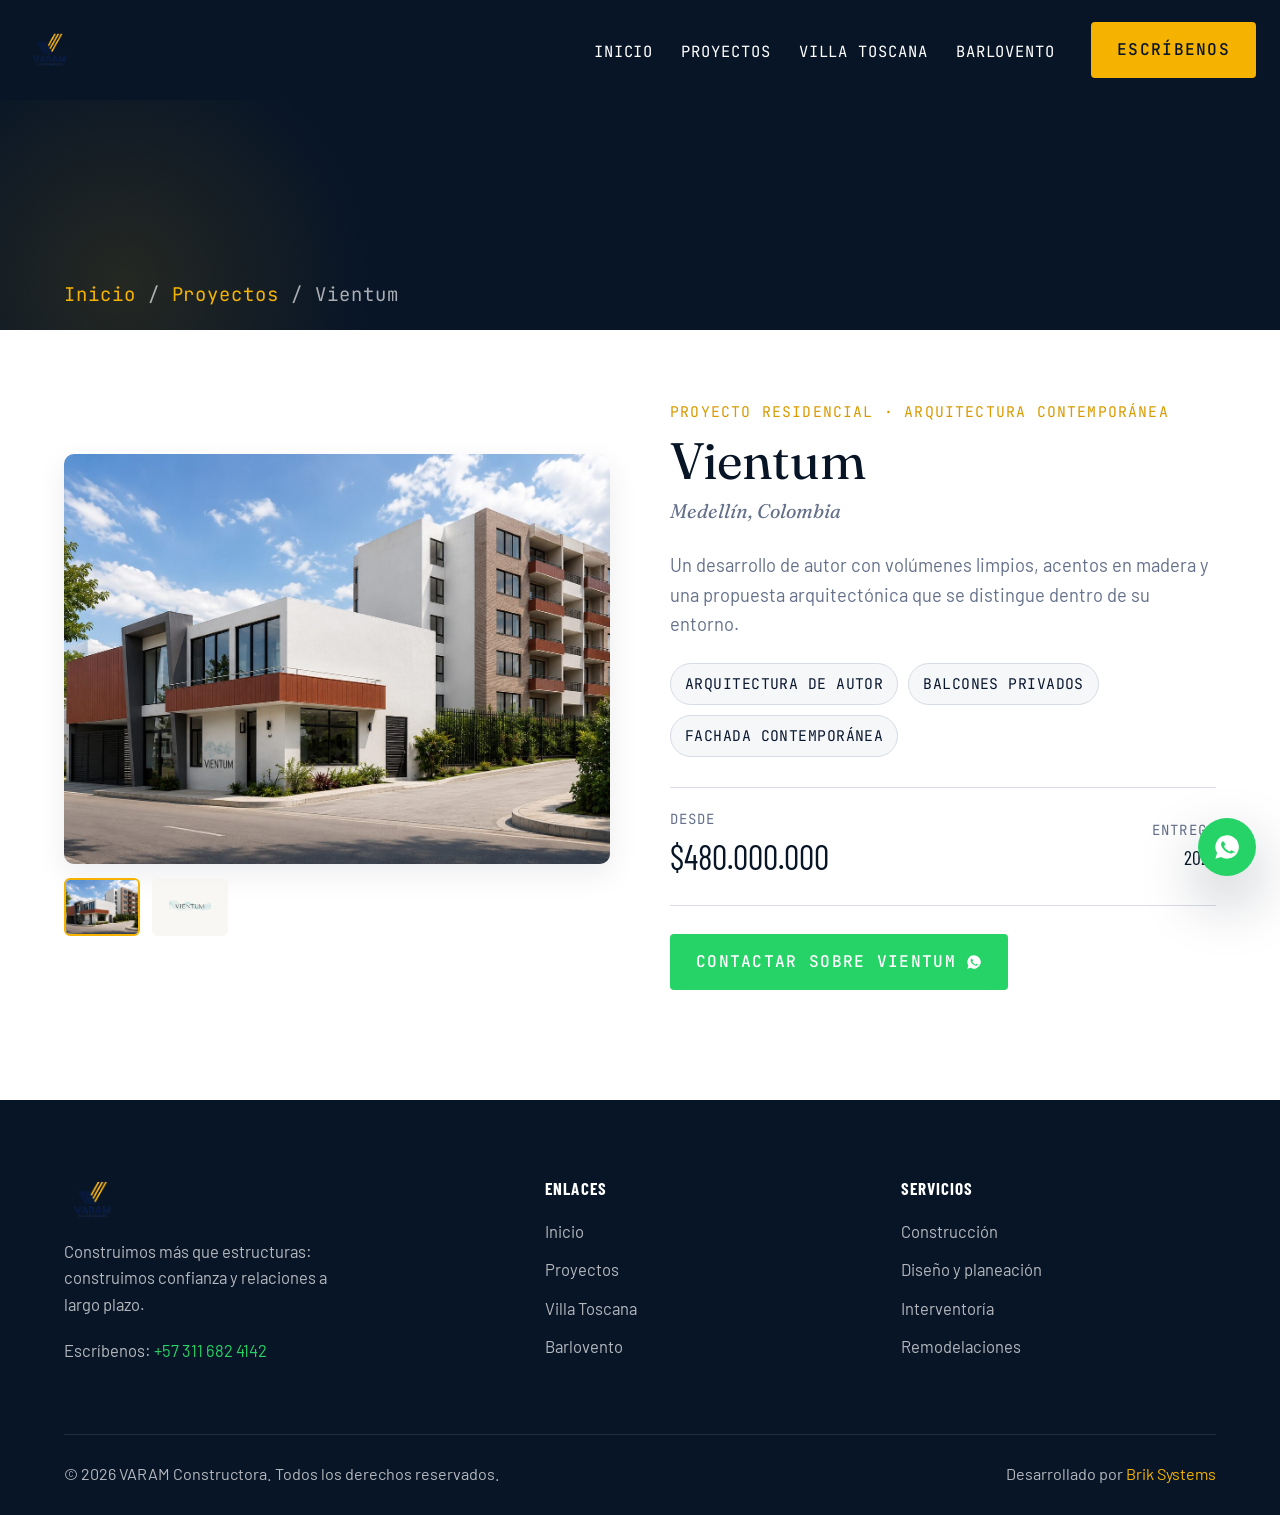
<file: vientum.html>
<!DOCTYPE html>
<html lang="es">
<head>
<meta charset="UTF-8">
<meta name="viewport" content="width=device-width, initial-scale=1.0">
<title>Vientum | VARAM Constructora</title>
<meta name="description" content="Vientum: arquitectura contemporánea de autor, un proyecto de VARAM Constructora en Medellín.">

<link rel="preconnect" href="https://fonts.googleapis.com">
<link rel="preconnect" href="https://fonts.gstatic.com" crossorigin>
<link href="https://fonts.googleapis.com/css2?family=Barlow+Condensed:wght@600;700;800&family=Barlow:wght@400;500;600&family=Fraunces:ital@0;1&family=JetBrains+Mono:wght@400;500&display=swap" rel="stylesheet">

<link rel="icon" href="images/logo-varam.png">
<link rel="stylesheet" href="css/styles.css">
</head>
<body>

<header class="header header--static" id="header">
  <div class="header__inner">
    <a href="index.html" class="header__logo">
      <img src="images/logo-varam.png" alt="VARAM Constructora">
    </a>
    <nav class="nav" id="nav">
      <ul class="nav__links">
        <li><a href="index.html">Inicio</a></li>
        <li><a href="proyectos.html">Proyectos</a></li>
        <li><a href="villa-toscana.html">Villa Toscana</a></li>
        <li><a href="barlovento.html">Barlovento</a></li>
      </ul>
      <a href="https://wa.me/573116824142?text=Hola%2C%20vengo%20desde%20la%20p%C3%A1gina%20de%20VARAM%20Constructora.%20Quiero%20m%C3%A1s%20informaci%C3%B3n%20sobre%20el%20proyecto%20Vientum.%20%C2%BFQu%C3%A9%20necesito%20saber%20para%20dar%20el%20siguiente%20paso%3F" target="_blank" rel="noopener" class="btn btn-primary">Escríbenos</a>
    </nav>
    <button class="nav__toggle" id="navToggle" aria-label="Abrir menú" aria-expanded="false" aria-controls="nav">
      <span></span><span></span><span></span>
    </button>
  </div>
</header>

<section class="page-banner" style="padding-bottom:0;">
  <div class="container page-banner__inner">
    <p class="breadcrumb" style="margin-top:0; margin-bottom:20px;"><a href="index.html">Inicio</a> / <a href="proyectos.html">Proyectos</a> / Vientum</p>
  </div>
</section>

<section class="detalle">
  <div class="container">
    <div class="proyecto">
      <div class="proyecto__media reveal">
        <div class="proyecto__main-img">
          <img src="images/vientum-fachada.jpg" alt="Fachada contemporánea del proyecto Vientum" data-main-img>
        </div>
        <div class="proyecto__thumbs">
          <button type="button" class="is-active" data-img="images/vientum-fachada.jpg" aria-label="Fachada principal">
            <img src="images/vientum-fachada.jpg" alt="">
          </button>
          <button type="button" class="is-logo-thumb" data-img="images/logo-vientum.png" data-type="logo" aria-label="Logo Vientum">
            <img src="images/logo-vientum.png" alt="">
          </button>
        </div>
      </div>

      <div class="proyecto__info reveal">
        <span class="proyecto__tag">Proyecto residencial · Arquitectura contemporánea</span>
        <h1>Vientum</h1>
        <p class="location">Medellín, Colombia</p>
        <p class="desc">Un desarrollo de autor con volúmenes limpios, acentos en madera y una propuesta arquitectónica que se distingue dentro de su entorno.</p>
        <div class="proyecto__features">
          <span>Arquitectura de autor</span>
          <span>Balcones privados</span>
          <span>Fachada contemporánea</span>
        </div>
        <div class="proyecto__price">
          <div>
            <div class="label">Desde</div>
            <div class="value">$480.000.000</div>
          </div>
          <div style="text-align:right;">
            <div class="label">Entrega</div>
            <div class="value" style="font-size:1.1rem;">2027</div>
          </div>
        </div>
        <a href="https://wa.me/573116824142?text=Hola%2C%20vengo%20desde%20la%20p%C3%A1gina%20de%20VARAM%20Constructora.%20Quiero%20m%C3%A1s%20informaci%C3%B3n%20sobre%20el%20proyecto%20Vientum.%20%C2%BFQu%C3%A9%20necesito%20saber%20para%20dar%20el%20siguiente%20paso%3F" target="_blank" rel="noopener" class="btn btn-whatsapp">
          Contactar sobre Vientum
          <svg viewBox="0 0 24 24" width="16" height="16" fill="currentColor"><path d="M12 2a10 10 0 00-8.5 15.2L2 22l4.9-1.5A10 10 0 1012 2zm5.6 14.2c-.2.6-1.3 1.2-1.8 1.3-.5.1-1 .1-3.2-.8-2.7-1.1-4.4-3.9-4.6-4.1-.1-.2-1.1-1.5-1.1-2.8s.7-2 .9-2.3c.2-.2.5-.3.7-.3h.5c.2 0 .4 0 .6.5.2.5.7 1.8.8 1.9.1.2.1.3 0 .5-.1.2-.1.3-.3.5l-.4.5c-.1.2-.3.3-.1.6.2.3.9 1.5 1.9 2.4 1.3 1.2 2.4 1.5 2.7 1.7.3.2.5.1.6-.1l.6-.7c.2-.3.4-.2.7-.1.3.1 1.6.8 1.9.9.3.1.5.2.5.3.1.2.1.7-.1 1.3z"/></svg>
        </a>
      </div>
    </div>
  </div>
</section>

<footer class="footer">
  <div class="container">
    <div class="footer__grid">
      <div class="footer__brand">
        <img src="images/logo-varam.png" alt="VARAM Constructora">
        <p>Construimos más que estructuras: construimos confianza y relaciones a largo plazo.</p>
        <p class="footer__whatsapp">Escríbenos: <a href="https://wa.me/573116824142" target="_blank" rel="noopener">+57 311 682 4142</a></p>
      </div>
      <div class="footer__links">
        <h4>Enlaces</h4>
        <ul>
          <li><a href="index.html">Inicio</a></li>
          <li><a href="proyectos.html">Proyectos</a></li>
          <li><a href="villa-toscana.html">Villa Toscana</a></li>
          <li><a href="barlovento.html">Barlovento</a></li>
        </ul>
      </div>
      <div class="footer__services">
        <h4>Servicios</h4>
        <ul>
          <li><a href="index.html#servicios">Construcción</a></li>
          <li><a href="index.html#servicios">Diseño y planeación</a></li>
          <li><a href="index.html#servicios">Interventoría</a></li>
          <li><a href="index.html#servicios">Remodelaciones</a></li>
        </ul>
      </div>
    </div>
    <div class="footer__bottom">
      <p>© 2026 VARAM Constructora. Todos los derechos reservados.</p>
      <p>Desarrollado por <a href="#">Brik Systems</a></p>
    </div>
  </div>
</footer>

<a href="https://wa.me/573116824142?text=Hola%2C%20vengo%20desde%20la%20p%C3%A1gina%20de%20VARAM%20Constructora.%20Quiero%20m%C3%A1s%20informaci%C3%B3n%20sobre%20el%20proyecto%20Vientum.%20%C2%BFQu%C3%A9%20necesito%20saber%20para%20dar%20el%20siguiente%20paso%3F"
   class="whatsapp-float" target="_blank" rel="noopener" aria-label="Escríbenos por WhatsApp">
  <svg viewBox="0 0 24 24" width="28" height="28" fill="currentColor"><path d="M12 2a10 10 0 00-8.5 15.2L2 22l4.9-1.5A10 10 0 1012 2zm5.6 14.2c-.2.6-1.3 1.2-1.8 1.3-.5.1-1 .1-3.2-.8-2.7-1.1-4.4-3.9-4.6-4.1-.1-.2-1.1-1.5-1.1-2.8s.7-2 .9-2.3c.2-.2.5-.3.7-.3h.5c.2 0 .4 0 .6.5.2.5.7 1.8.8 1.9.1.2.1.3 0 .5-.1.2-.1.3-.3.5l-.4.5c-.1.2-.3.3-.1.6.2.3.9 1.5 1.9 2.4 1.3 1.2 2.4 1.5 2.7 1.7.3.2.5.1.6-.1l.6-.7c.2-.3.4-.2.7-.1.3.1 1.6.8 1.9.9.3.1.5.2.5.3.1.2.1.7-.1 1.3z"/></svg>
</a>

<script src="js/main.js"></script>
</body>
</html>
</file>
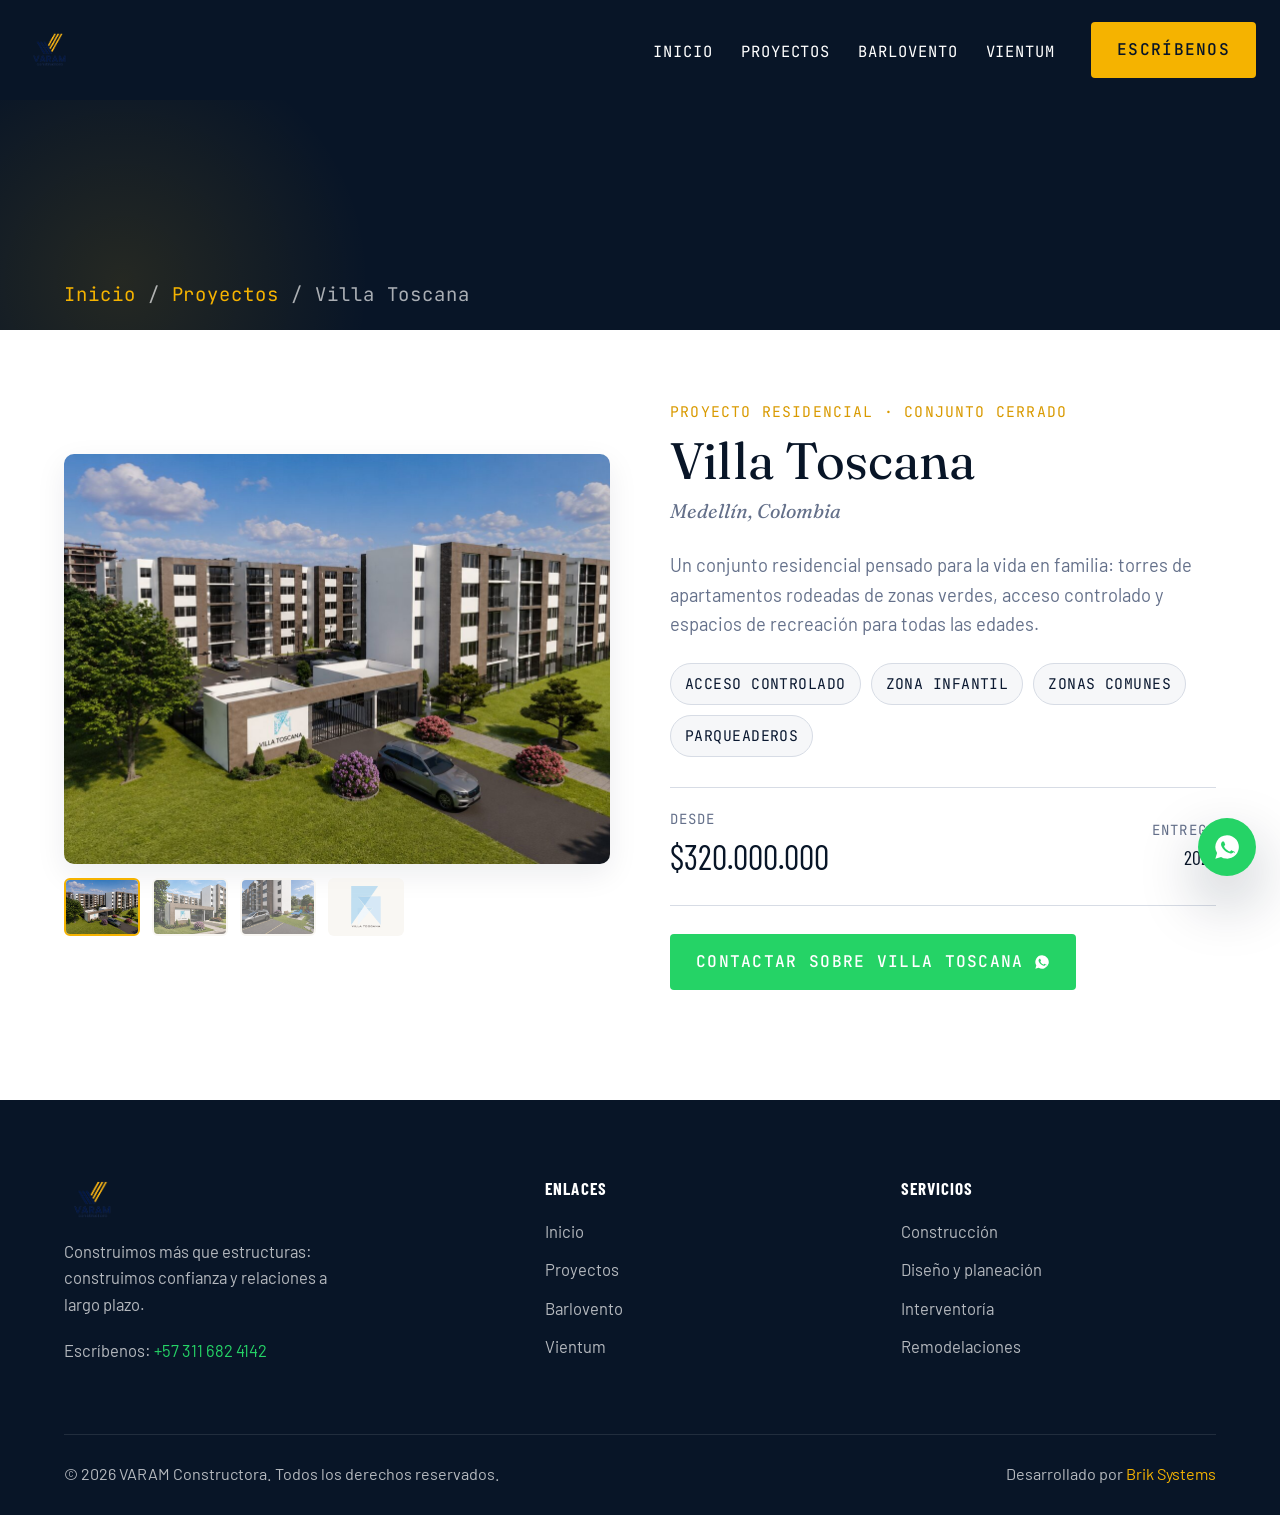
<file: villa-toscana.html>
<!DOCTYPE html>
<html lang="es">
<head>
<meta charset="UTF-8">
<meta name="viewport" content="width=device-width, initial-scale=1.0">
<title>Villa Toscana | VARAM Constructora</title>
<meta name="description" content="Villa Toscana: conjunto residencial cerrado con zonas verdes y zona infantil, un proyecto de VARAM Constructora en Medellín.">

<link rel="preconnect" href="https://fonts.googleapis.com">
<link rel="preconnect" href="https://fonts.gstatic.com" crossorigin>
<link href="https://fonts.googleapis.com/css2?family=Barlow+Condensed:wght@600;700;800&family=Barlow:wght@400;500;600&family=Fraunces:ital@0;1&family=JetBrains+Mono:wght@400;500&display=swap" rel="stylesheet">

<link rel="icon" href="images/logo-varam.png">
<link rel="stylesheet" href="css/styles.css">
</head>
<body>

<header class="header header--static" id="header">
  <div class="header__inner">
    <a href="index.html" class="header__logo">
      <img src="images/logo-varam.png" alt="VARAM Constructora">
    </a>
    <nav class="nav" id="nav">
      <ul class="nav__links">
        <li><a href="index.html">Inicio</a></li>
        <li><a href="proyectos.html">Proyectos</a></li>
        <li><a href="barlovento.html">Barlovento</a></li>
        <li><a href="vientum.html">Vientum</a></li>
      </ul>
      <a href="https://wa.me/573116824142?text=Hola%2C%20vengo%20desde%20la%20p%C3%A1gina%20de%20VARAM%20Constructora.%20Quiero%20m%C3%A1s%20informaci%C3%B3n%20sobre%20el%20proyecto%20Villa%20Toscana.%20%C2%BFQu%C3%A9%20necesito%20saber%20para%20dar%20el%20siguiente%20paso%3F" target="_blank" rel="noopener" class="btn btn-primary">Escríbenos</a>
    </nav>
    <button class="nav__toggle" id="navToggle" aria-label="Abrir menú" aria-expanded="false" aria-controls="nav">
      <span></span><span></span><span></span>
    </button>
  </div>
</header>

<section class="page-banner" style="padding-bottom:0;">
  <div class="container page-banner__inner">
    <p class="breadcrumb" style="margin-top:0; margin-bottom:20px;"><a href="index.html">Inicio</a> / <a href="proyectos.html">Proyectos</a> / Villa Toscana</p>
  </div>
</section>

<section class="detalle">
  <div class="container">
    <div class="proyecto">
      <div class="proyecto__media reveal">
        <div class="proyecto__main-img">
          <img src="images/villa-toscana-aerea.jpg" alt="Vista aérea del conjunto residencial Villa Toscana" data-main-img>
        </div>
        <div class="proyecto__thumbs">
          <button type="button" class="is-active" data-img="images/villa-toscana-aerea.jpg" aria-label="Vista aérea">
            <img src="images/villa-toscana-aerea.jpg" alt="">
          </button>
          <button type="button" data-img="images/villa-toscana-entrada.jpg" aria-label="Portería y acceso">
            <img src="images/villa-toscana-entrada.jpg" alt="">
          </button>
          <button type="button" data-img="images/villa-toscana-zona-social.jpg" aria-label="Zona social">
            <img src="images/villa-toscana-zona-social.jpg" alt="">
          </button>
          <button type="button" class="is-logo-thumb" data-img="images/logo-villa-toscana.png" data-type="logo" aria-label="Logo Villa Toscana">
            <img src="images/logo-villa-toscana.png" alt="">
          </button>
        </div>
      </div>

      <div class="proyecto__info reveal">
        <span class="proyecto__tag">Proyecto residencial · Conjunto cerrado</span>
        <h1>Villa Toscana</h1>
        <p class="location">Medellín, Colombia</p>
        <p class="desc">Un conjunto residencial pensado para la vida en familia: torres de apartamentos rodeadas de zonas verdes, acceso controlado y espacios de recreación para todas las edades.</p>
        <div class="proyecto__features">
          <span>Acceso controlado</span>
          <span>Zona infantil</span>
          <span>Zonas comunes</span>
          <span>Parqueaderos</span>
        </div>
        <div class="proyecto__price">
          <div>
            <div class="label">Desde</div>
            <div class="value">$320.000.000</div>
          </div>
          <div style="text-align:right;">
            <div class="label">Entrega</div>
            <div class="value" style="font-size:1.1rem;">2027</div>
          </div>
        </div>
        <a href="https://wa.me/573116824142?text=Hola%2C%20vengo%20desde%20la%20p%C3%A1gina%20de%20VARAM%20Constructora.%20Quiero%20m%C3%A1s%20informaci%C3%B3n%20sobre%20el%20proyecto%20Villa%20Toscana.%20%C2%BFQu%C3%A9%20necesito%20saber%20para%20dar%20el%20siguiente%20paso%3F" target="_blank" rel="noopener" class="btn btn-whatsapp">
          Contactar sobre Villa Toscana
          <svg viewBox="0 0 24 24" width="16" height="16" fill="currentColor"><path d="M12 2a10 10 0 00-8.5 15.2L2 22l4.9-1.5A10 10 0 1012 2zm5.6 14.2c-.2.6-1.3 1.2-1.8 1.3-.5.1-1 .1-3.2-.8-2.7-1.1-4.4-3.9-4.6-4.1-.1-.2-1.1-1.5-1.1-2.8s.7-2 .9-2.3c.2-.2.5-.3.7-.3h.5c.2 0 .4 0 .6.5.2.5.7 1.8.8 1.9.1.2.1.3 0 .5-.1.2-.1.3-.3.5l-.4.5c-.1.2-.3.3-.1.6.2.3.9 1.5 1.9 2.4 1.3 1.2 2.4 1.5 2.7 1.7.3.2.5.1.6-.1l.6-.7c.2-.3.4-.2.7-.1.3.1 1.6.8 1.9.9.3.1.5.2.5.3.1.2.1.7-.1 1.3z"/></svg>
        </a>
      </div>
    </div>
  </div>
</section>

<footer class="footer">
  <div class="container">
    <div class="footer__grid">
      <div class="footer__brand">
        <img src="images/logo-varam.png" alt="VARAM Constructora">
        <p>Construimos más que estructuras: construimos confianza y relaciones a largo plazo.</p>
        <p class="footer__whatsapp">Escríbenos: <a href="https://wa.me/573116824142" target="_blank" rel="noopener">+57 311 682 4142</a></p>
      </div>
      <div class="footer__links">
        <h4>Enlaces</h4>
        <ul>
          <li><a href="index.html">Inicio</a></li>
          <li><a href="proyectos.html">Proyectos</a></li>
          <li><a href="barlovento.html">Barlovento</a></li>
          <li><a href="vientum.html">Vientum</a></li>
        </ul>
      </div>
      <div class="footer__services">
        <h4>Servicios</h4>
        <ul>
          <li><a href="index.html#servicios">Construcción</a></li>
          <li><a href="index.html#servicios">Diseño y planeación</a></li>
          <li><a href="index.html#servicios">Interventoría</a></li>
          <li><a href="index.html#servicios">Remodelaciones</a></li>
        </ul>
      </div>
    </div>
    <div class="footer__bottom">
      <p>© 2026 VARAM Constructora. Todos los derechos reservados.</p>
      <p>Desarrollado por <a href="#">Brik Systems</a></p>
    </div>
  </div>
</footer>

<a href="https://wa.me/573116824142?text=Hola%2C%20vengo%20desde%20la%20p%C3%A1gina%20de%20VARAM%20Constructora.%20Quiero%20m%C3%A1s%20informaci%C3%B3n%20sobre%20el%20proyecto%20Villa%20Toscana.%20%C2%BFQu%C3%A9%20necesito%20saber%20para%20dar%20el%20siguiente%20paso%3F"
   class="whatsapp-float" target="_blank" rel="noopener" aria-label="Escríbenos por WhatsApp">
  <svg viewBox="0 0 24 24" width="28" height="28" fill="currentColor"><path d="M12 2a10 10 0 00-8.5 15.2L2 22l4.9-1.5A10 10 0 1012 2zm5.6 14.2c-.2.6-1.3 1.2-1.8 1.3-.5.1-1 .1-3.2-.8-2.7-1.1-4.4-3.9-4.6-4.1-.1-.2-1.1-1.5-1.1-2.8s.7-2 .9-2.3c.2-.2.5-.3.7-.3h.5c.2 0 .4 0 .6.5.2.5.7 1.8.8 1.9.1.2.1.3 0 .5-.1.2-.1.3-.3.5l-.4.5c-.1.2-.3.3-.1.6.2.3.9 1.5 1.9 2.4 1.3 1.2 2.4 1.5 2.7 1.7.3.2.5.1.6-.1l.6-.7c.2-.3.4-.2.7-.1.3.1 1.6.8 1.9.9.3.1.5.2.5.3.1.2.1.7-.1 1.3z"/></svg>
</a>

<script src="js/main.js"></script>
</body>
</html>
</file>
<file: css/styles.css>
/* =========================================================
   VARAM CONSTRUCTORA — hoja de estilos principal
   ========================================================= */

/* ---- 1. Variables globales ---- */
:root {
  --navy-900: #081527;
  --navy-800: #0a1830;
  --navy-700: #122548;
  --navy-600: #1c3866;
  --gold-500: #f5b300;
  --gold-600: #d99a00;
  --cream: #f6f7f9;
  --warm-cream: #f7f4ee;
  --white: #ffffff;
  --ink: #1a2233;
  --gray-500: #64708a;
  --gray-300: #d7dce5;
  --whatsapp: #25d366;
  --whatsapp-dark: #1ebe5b;

  --font-display: "Barlow Condensed", sans-serif;
  --font-body: "Barlow", sans-serif;
  --font-mono: "JetBrains Mono", monospace;
  --font-serif: "Fraunces", serif;

  --radius: 10px;
  --shadow-soft: 0 10px 30px rgba(10, 24, 48, 0.08);
  --shadow-strong: 0 25px 60px rgba(10, 24, 48, 0.28);
  --transition: 0.25s ease;
}

/* ---- 2. Reset básico ---- */
* { box-sizing: border-box; margin: 0; padding: 0; }
html { scroll-behavior: smooth; font-size: 18px; } /* base más grande en todo el sitio */
body {
  font-family: var(--font-body);
  color: var(--ink);
  background: var(--white);
  line-height: 1.6;
  overflow-x: hidden;
  font-size: 1.05rem;
}
img, svg { max-width: 100%; display: block; }
a { text-decoration: none; color: inherit; }
ul { list-style: none; }
button { font-family: inherit; cursor: pointer; border: none; background: none; }
h1, h2, h3, h4 {
  font-family: var(--font-display);
  font-weight: 700;
  line-height: 1.05;
  text-transform: uppercase;
  letter-spacing: 0.01em;
}
.container { width: 100%; max-width: 1200px; margin: 0 auto; padding: 0 24px; }

@media (prefers-reduced-motion: reduce) {
  html { scroll-behavior: auto; }
  *, *::before, *::after {
    animation-duration: 0.001ms !important;
    transition-duration: 0.001ms !important;
  }
}

a:focus-visible, button:focus-visible, input:focus-visible { outline: 3px solid var(--gold-500); outline-offset: 2px; }

.sr-only {
  position: absolute; width: 1px; height: 1px; padding: 0; margin: -1px;
  overflow: hidden; clip: rect(0, 0, 0, 0); white-space: nowrap; border: 0;
}

/* ---- 3. Utilidades ---- */
.eyebrow {
  display: inline-flex; align-items: center; gap: 10px;
  font-family: var(--font-mono); font-size: 0.85rem; letter-spacing: 0.15em;
  text-transform: uppercase; color: var(--gold-600); margin-bottom: 14px;
}
.eyebrow::before { content: ""; width: 26px; height: 2px; background: var(--gold-500); display: inline-block; }
.eyebrow.on-dark { color: var(--gold-500); }

.section-head { max-width: 640px; margin-bottom: 48px; }
.section-head h2 { font-size: clamp(2rem, 4vw, 2.75rem); color: var(--navy-900); margin-bottom: 14px; }
.section-head p { color: var(--gray-500); font-size: 1.05rem; }
.section-head.center { margin-left: auto; margin-right: auto; text-align: center; }

.btn {
  display: inline-flex; align-items: center; gap: 10px;
  font-family: var(--font-mono); font-size: 0.9rem; font-weight: 500;
  letter-spacing: 0.08em; text-transform: uppercase; padding: 15px 26px;
  border-radius: 4px; transition: transform var(--transition), box-shadow var(--transition), background var(--transition), color var(--transition), border-color var(--transition);
  white-space: nowrap;
}
.btn svg { width: 16px; height: 16px; flex-shrink: 0; }
.btn-primary { background: var(--gold-500); color: var(--navy-900); }
.btn-primary:hover { background: var(--gold-600); transform: translateY(-2px); box-shadow: var(--shadow-soft); }
.btn-outline { border: 1.5px solid rgba(255, 255, 255, 0.55); color: var(--white); }
.btn-outline:hover { background: rgba(255, 255, 255, 0.12); border-color: var(--white); }
.btn-outline-navy { border: 1.5px solid var(--navy-700); color: var(--navy-800); }
.btn-outline-navy:hover { background: var(--navy-800); color: var(--white); }
.btn-whatsapp { background: var(--whatsapp); color: var(--white); }
.btn-whatsapp:hover { background: var(--whatsapp-dark); transform: translateY(-2px); box-shadow: var(--shadow-soft); }

.stripe-mark { display: inline-flex; gap: 5px; height: 28px; }
.stripe-mark span { width: 6px; height: 100%; transform: skewX(-16deg); }
.stripe-mark span:nth-child(1) { background: var(--navy-700); }
.stripe-mark span:nth-child(2) { background: var(--navy-700); opacity: 0.75; }
.stripe-mark span:nth-child(3) { background: var(--gold-500); }
.stripe-mark span:nth-child(4) { background: var(--gold-500); opacity: 0.75; }

.reveal { opacity: 0; transform: translateY(24px); transition: opacity 0.7s ease, transform 0.7s ease; }
.reveal.is-visible { opacity: 1; transform: translateY(0); }

/* =========================================================
   4. HEADER / NAV — transparente sobre el hero (ref. imagen 1)
   ========================================================= */
.header {
  position: fixed; top: 0; left: 0; right: 0; z-index: 500;
  background: transparent;
  transition: background var(--transition), box-shadow var(--transition);
}
.header.is-scrolled {
  background: rgba(8, 21, 39, 0.96);
  backdrop-filter: blur(8px);
  box-shadow: 0 6px 24px rgba(10, 24, 48, 0.18);
}
.header--static { background: var(--navy-900); position: sticky; }

.header__inner {
  position: relative;
  display: flex; align-items: center; justify-content: space-between;
  padding: 22px 24px;
  max-width: 1280px; margin: 0 auto;
}

.header__logo img { height: 36px; width: auto; }

.nav { display: flex; align-items: center; gap: 36px; }

.nav__links { display: flex; gap: 28px; }
.nav__links a {
  font-family: var(--font-mono); font-size: 0.86rem; letter-spacing: 0.06em;
  text-transform: uppercase; color: var(--white); position: relative; padding-bottom: 4px;
}
.nav__links a::after {
  content: ""; position: absolute; left: 0; bottom: 0; width: 0; height: 2px;
  background: var(--gold-500); transition: width var(--transition);
}
.nav__links a:hover::after, .nav__links a.is-active::after { width: 100%; }

.nav__toggle {
  display: none; flex-direction: column; gap: 5px; padding: 6px;
}
.nav__toggle span { width: 26px; height: 2px; background: var(--white); transition: transform var(--transition), opacity var(--transition); }

/* Cuando no hay logo (index.html), los links quedan centrados y el CTA a la derecha */
.header--floating .header__inner { justify-content: center; }
.header--floating .nav { width: 100%; max-width: 1020px; justify-content: center; position: relative; }
.header--floating .nav > .btn { position: absolute; right: 0; top: 50%; transform: translateY(-50%); }

/* =========================================================
   5. HERO
   ========================================================= */
/* El hero ahora es una imagen real (no background-image), así que
   siempre se ve completa: la altura se ajusta según el ancho de
   cada pantalla, en vez de recortarse con "cover". */
.hero { position: relative; color: var(--white); background: var(--navy-900); }
.hero__media { position: relative; width: 100%; max-width: 1920px; margin: 0 auto; overflow: hidden; }
.hero__media img { width: 100%; height: auto; display: block; }
.hero__media::after {
  content: ""; position: absolute; inset: 0;
  background: linear-gradient(0deg, rgba(8, 16, 32, 0.6) 0%, rgba(8, 16, 32, 0) 45%);
}
.hero__content {
  position: absolute; left: 0; right: 0; bottom: 0; z-index: 2;
  width: 100%; padding: 0 24px 5%; max-width: 1280px; margin: 0 auto;
}
.hero__actions { display: flex; align-items: center; gap: 20px; flex-wrap: wrap; }
.hero__scroll {
  display: inline-flex; align-items: center; gap: 10px; font-family: var(--font-mono);
  font-size: 0.9rem; letter-spacing: 0.1em; text-transform: uppercase; color: rgba(255, 255, 255, 0.85);
  position: absolute; right: 24px; bottom: 5%; z-index: 2;
}
.hero__scroll svg { animation: bounce 1.8s infinite; }
@keyframes bounce { 0%, 100% { transform: translateY(0); } 50% { transform: translateY(6px); } }

/* =========================================================
   6. TRUST BAR
   ========================================================= */
.trust-bar { background: var(--navy-800); color: var(--white); }
.trust-bar__grid { display: grid; grid-template-columns: repeat(4, 1fr); }
.trust-item { display: flex; gap: 16px; align-items: flex-start; padding: 36px 28px; border-right: 1px solid rgba(255, 255, 255, 0.08); }
.trust-item:last-child { border-right: none; }
.trust-item svg { width: 34px; height: 34px; flex-shrink: 0; color: var(--gold-500); }
.trust-item h3 { font-size: 1.05rem; margin-bottom: 6px; letter-spacing: 0.02em; }
.trust-item p { font-size: 0.9rem; color: rgba(255, 255, 255, 0.65); text-transform: none; }

/* =========================================================
   7. NOSOTROS
   ========================================================= */
.nosotros { padding: 110px 0; background: var(--white); }
.nosotros__grid { display: grid; grid-template-columns: 1.1fr 0.9fr; gap: 72px; align-items: center; }
.nosotros__text p { color: var(--gray-500); margin-bottom: 18px; font-size: 1.02rem; }
.nosotros__text p:first-of-type { font-size: 1.2rem; color: var(--ink); font-weight: 500; }
.nosotros__stats { display: grid; grid-template-columns: 1fr 1fr; gap: 2px; background: var(--gray-300); border-radius: var(--radius); overflow: hidden; }
.nosotros__stat { background: var(--cream); padding: 30px 26px; }
.nosotros__stat .num { font-family: var(--font-display); font-size: 2.6rem; color: var(--navy-800); line-height: 1; }
.nosotros__stat .num span { color: var(--gold-600); }
.nosotros__stat p { font-family: var(--font-mono); font-size: 0.82rem; letter-spacing: 0.06em; text-transform: uppercase; color: var(--gray-500); margin-top: 10px; }

/* =========================================================
   8. SERVICIOS
   ========================================================= */
.servicios { padding: 110px 0; background: var(--cream); }
.servicios__grid { display: grid; grid-template-columns: repeat(4, 1fr); gap: 24px; }
.service-card { background: var(--white); border: 1px solid var(--gray-300); border-radius: var(--radius); padding: 34px 26px; transition: transform var(--transition), box-shadow var(--transition), border-color var(--transition); }
.service-card:hover { transform: translateY(-6px); box-shadow: var(--shadow-soft); border-color: var(--gold-500); }
.service-card__icon { width: 54px; height: 54px; border-radius: 8px; background: var(--navy-800); display: flex; align-items: center; justify-content: center; margin-bottom: 22px; }
.service-card__icon svg { width: 26px; height: 26px; color: var(--gold-500); }
.service-card h3 { font-size: 1.2rem; color: var(--navy-900); margin-bottom: 10px; }
.service-card p { color: var(--gray-500); font-size: 0.94rem; text-transform: none; }

/* =========================================================
   9. CATÁLOGO — carrusel circular de logos (infinito)
   ========================================================= */
.catalogo { padding: 110px 0 60px; background: var(--warm-cream); }

.logo-carousel { position: relative; max-width: 900px; margin: 0 auto; height: 300px; }
.logo-carousel__track { position: absolute; inset: 0; }

.logo-slide {
  position: absolute; top: 50%; left: 50%; width: 240px; height: 240px;
  transform: translate(-50%, -50%) scale(0.7);
  border-radius: 20px; background: var(--white); border: 1px solid #e8e2d3;
  box-shadow: var(--shadow-soft); display: flex; align-items: center; justify-content: center;
  padding: 34px; overflow: hidden;
  opacity: 0; z-index: 1; pointer-events: none;
  transition: transform 0.55s cubic-bezier(.25,.8,.25,1), opacity 0.55s ease, box-shadow 0.55s ease;
}
.logo-slide img { max-width: 100%; max-height: 100%; object-fit: contain; position: relative; z-index: 1; }
.logo-slide::after {
  /* el "filtro opaco" que cubre los logos que no están al frente */
  content: ""; position: absolute; inset: 0; background: rgba(8, 21, 39, 0.55);
  opacity: 0; transition: opacity 0.7s ease; z-index: 2; border-radius: inherit;
}

.logo-slide.is-active { transform: translate(-50%, -50%) scale(1); opacity: 1; z-index: 5; box-shadow: var(--shadow-strong); pointer-events: auto; }
.logo-slide.is-prev { transform: translate(calc(-50% - 230px), -50%) scale(0.72); opacity: 1; z-index: 3; }
.logo-slide.is-next { transform: translate(calc(-50% + 230px), -50%) scale(0.72); opacity: 1; z-index: 3; }
.logo-slide.is-prev::after, .logo-slide.is-next::after { opacity: 1; }
.logo-slide.is-hidden { transform: translate(-50%, -50%) scale(0.5); opacity: 0; z-index: 1; }

.logo-carousel__caption { text-align: center; margin-top: 28px; }
.logo-carousel__caption h3 { font-size: 1.5rem; color: var(--navy-900); transition: opacity 0.3s ease; }
.logo-carousel__caption p { font-family: var(--font-mono); font-size: 0.82rem; letter-spacing: 0.1em; text-transform: uppercase; color: var(--gold-600); margin-top: 8px; }

.carousel__dots { display: flex; justify-content: center; gap: 10px; margin-top: 30px; }
.carousel__dots button { width: 9px; height: 9px; border-radius: 50%; background: #d8d1bd; transition: background var(--transition), transform var(--transition); }
.carousel__dots button.is-active { background: var(--gold-500); transform: scale(1.3); }

/* =========================================================
   10. CALIDAD
   ========================================================= */
.calidad { padding: 110px 0; background: var(--navy-900); color: var(--white); position: relative; overflow: hidden; }
.calidad::before { content: ""; position: absolute; top: -20%; right: -8%; width: 460px; height: 460px; background: radial-gradient(circle, rgba(245, 179, 0, 0.14), transparent 70%); }
.calidad__grid { display: grid; grid-template-columns: 0.9fr 1.1fr; gap: 64px; position: relative; z-index: 1; }
.calidad .section-head p { color: rgba(255, 255, 255, 0.65); }
.calidad .eyebrow { color: var(--gold-500); }
.calidad__list { display: grid; gap: 22px; }
.calidad__item { display: flex; gap: 18px; align-items: flex-start; padding: 22px; background: rgba(255, 255, 255, 0.04); border: 1px solid rgba(255, 255, 255, 0.09); border-radius: var(--radius); }
.calidad__item svg { width: 24px; height: 24px; flex-shrink: 0; color: var(--gold-500); margin-top: 2px; }
.calidad__item h4 { font-size: 1.05rem; margin-bottom: 6px; letter-spacing: 0.02em; }
.calidad__item p { color: rgba(255, 255, 255, 0.6); font-size: 0.92rem; text-transform: none; }

/* =========================================================
   11. CATÁLOGO DE PROYECTOS — grid tipo producto (ref. imagen 2)
   ========================================================= */
.catalog-grid-section { padding: 70px 0 110px; background: var(--white); }
.catalog-grid { display: grid; grid-template-columns: repeat(auto-fit, minmax(320px, 1fr)); gap: 56px 40px; }

.catalog-card { display: flex; flex-direction: column; }
.catalog-card__photo { aspect-ratio: 4 / 3; overflow: hidden; background: var(--cream); }
.catalog-card__photo img { width: 100%; height: 100%; object-fit: cover; transition: transform 0.6s ease; }
.catalog-card:hover .catalog-card__photo img { transform: scale(1.06); }

.catalog-card__body { padding-top: 26px; }
.catalog-card__meta { display: flex; justify-content: space-between; align-items: center; font-family: var(--font-mono); font-size: 0.82rem; letter-spacing: 0.06em; color: var(--gold-600); margin-bottom: 20px; }
.catalog-card__tags { font-family: var(--font-mono); font-size: 0.78rem; letter-spacing: 0.08em; text-transform: uppercase; color: var(--gray-500); margin-bottom: 10px; }
.catalog-card__name { font-family: var(--font-serif); font-weight: 400; text-transform: none; letter-spacing: 0; font-size: 1.9rem; color: var(--navy-900); margin-bottom: 6px; }
.catalog-card__location { font-family: var(--font-serif); font-style: italic; color: var(--gray-500); font-size: 0.98rem; margin-bottom: 20px; }
.catalog-card__divider { width: 40px; height: 2px; background: var(--gold-500); margin-bottom: 18px; }
.catalog-card__notes { color: var(--navy-800); font-size: 0.92rem; margin-bottom: 4px; }

.catalog-card__footer { display: flex; justify-content: space-between; align-items: flex-end; border-top: 1px solid var(--gray-300); margin-top: 24px; padding-top: 20px; }
.catalog-card__price-label { font-family: var(--font-mono); font-size: 0.76rem; letter-spacing: 0.08em; text-transform: uppercase; color: var(--gray-500); margin-bottom: 4px; }
.catalog-card__price { font-family: var(--font-display); font-size: 1.5rem; color: var(--navy-900); text-transform: none; letter-spacing: 0; }
.catalog-card__link { font-family: var(--font-mono); font-size: 0.84rem; letter-spacing: 0.06em; text-transform: uppercase; color: var(--gold-600); display: inline-flex; align-items: center; gap: 6px; transition: color var(--transition), gap var(--transition); }
.catalog-card__link svg { width: 14px; height: 14px; }
.catalog-card:hover .catalog-card__link { color: var(--navy-900); gap: 10px; }

/* Banner de la página de catálogo */
.page-banner { background: var(--navy-900); color: var(--white); padding: 180px 0 70px; position: relative; overflow: hidden; }
.page-banner::before { content: ""; position: absolute; top: -30%; left: -10%; width: 500px; height: 500px; background: radial-gradient(circle, rgba(245, 179, 0, 0.12), transparent 70%); }
.page-banner__inner { position: relative; z-index: 1; }
.page-banner h1 { font-size: clamp(2.4rem, 6vw, 4rem); margin-bottom: 18px; }
.page-banner p { color: rgba(255, 255, 255, 0.65); max-width: 560px; font-size: 1.05rem; }
.breadcrumb { font-family: var(--font-mono); font-size: 0.85rem; letter-spacing: 0.05em; color: rgba(255,255,255,0.5); margin-top: 26px; }
.breadcrumb a { color: var(--gold-500); }

/* =========================================================
   12. PÁGINA DE DETALLE DE PROYECTO
   ========================================================= */
.detalle { padding: 70px 0 110px; background: var(--white); }
.proyecto { display: grid; grid-template-columns: 1fr 1fr; gap: 60px; align-items: center; }
.proyecto__media { position: relative; }
.proyecto__main-img { border-radius: var(--radius); overflow: hidden; box-shadow: var(--shadow-soft); aspect-ratio: 4 / 3; background: var(--cream); }
.proyecto__main-img img { width: 100%; height: 100%; object-fit: cover; transition: opacity 0.35s ease; }
.proyecto__main-img.is-logo-frame img { object-fit: contain; padding: 50px; background: var(--warm-cream); }
.proyecto__thumbs { display: flex; gap: 12px; margin-top: 14px; flex-wrap: wrap; }
.proyecto__thumbs button { width: 76px; height: 58px; border-radius: 6px; overflow: hidden; border: 2px solid transparent; opacity: 0.65; transition: opacity var(--transition), border-color var(--transition); background: var(--warm-cream); }
.proyecto__thumbs button.is-active, .proyecto__thumbs button:hover { opacity: 1; border-color: var(--gold-500); }
.proyecto__thumbs button.is-logo-thumb img { object-fit: contain; padding: 6px; }
.proyecto__thumbs img { width: 100%; height: 100%; object-fit: cover; }
.proyecto__tag { font-family: var(--font-mono); font-size: 0.82rem; letter-spacing: 0.08em; text-transform: uppercase; color: var(--gold-600); display: block; margin-bottom: 10px; }
.proyecto__info h1 { font-family: var(--font-serif); font-weight: 400; text-transform: none; letter-spacing: 0; font-size: clamp(2.2rem, 4vw, 3rem); color: var(--navy-900); margin-bottom: 8px; }
.proyecto__info .location { font-family: var(--font-serif); font-style: italic; color: var(--gray-500); font-size: 1.1rem; margin-bottom: 24px; }
.proyecto__info p.desc { color: var(--gray-500); margin-bottom: 24px; text-transform: none; font-size: 1.02rem; }
.proyecto__features { display: flex; flex-wrap: wrap; gap: 10px; margin-bottom: 30px; }
.proyecto__features span { font-family: var(--font-mono); font-size: 0.82rem; letter-spacing: 0.03em; text-transform: uppercase; background: var(--cream); border: 1px solid var(--gray-300); color: var(--navy-800); padding: 8px 14px; border-radius: 100px; }
.proyecto__price { display: flex; justify-content: space-between; align-items: center; border-top: 1px solid var(--gray-300); border-bottom: 1px solid var(--gray-300); padding: 20px 0; margin-bottom: 28px; }
.proyecto__price .label { font-family: var(--font-mono); font-size: 0.78rem; letter-spacing: 0.08em; text-transform: uppercase; color: var(--gray-500); }
.proyecto__price .value { font-family: var(--font-display); font-size: 1.9rem; color: var(--navy-900); }

/* =========================================================
   13. FOOTER
   ========================================================= */
.footer { background: var(--navy-900); color: rgba(255, 255, 255, 0.7); padding: 80px 0 28px; }
.footer__grid { display: grid; grid-template-columns: 1.4fr 1fr 1fr; gap: 40px; padding-bottom: 50px; border-bottom: 1px solid rgba(255, 255, 255, 0.1); }
.footer__brand img { height: 40px; margin-bottom: 18px; }
.footer__brand p { font-size: 0.92rem; max-width: 300px; margin-bottom: 20px; }
.footer__social { display: flex; gap: 10px; }
.footer__social a { width: 36px; height: 36px; border-radius: 50%; border: 1px solid rgba(255, 255, 255, 0.2); display: flex; align-items: center; justify-content: center; transition: background var(--transition), border-color var(--transition); }
.footer__social a:hover { background: var(--gold-500); border-color: var(--gold-500); }
.footer__social svg { width: 16px; height: 16px; color: var(--white); }
.footer h4 { color: var(--white); font-size: 0.95rem; letter-spacing: 0.06em; margin-bottom: 20px; }
.footer ul li { margin-bottom: 12px; font-size: 0.92rem; }
.footer ul li a:hover { color: var(--gold-500); }
.footer__whatsapp { font-size: 0.98rem; margin-top: 4px; }
.footer__whatsapp a { color: var(--whatsapp); }
.footer__bottom { display: flex; justify-content: space-between; align-items: center; flex-wrap: wrap; gap: 10px; padding-top: 26px; font-size: 0.9rem; }
.footer__bottom a { color: var(--gold-500); }

/* =========================================================
   14. BOTÓN FLOTANTE WHATSAPP — solo el círculo, tamaño normal
   ========================================================= */
.whatsapp-float {
  position: fixed; bottom: 24px; right: 24px; width: 58px; height: 58px; border-radius: 50%;
  background: var(--whatsapp); display: flex; align-items: center; justify-content: center;
  box-shadow: var(--shadow-strong); z-index: 400; transition: transform var(--transition);
}
.whatsapp-float::before {
  content: ""; position: absolute; inset: 0; border-radius: 50%;
  box-shadow: 0 0 0 0 rgba(37, 211, 102, 0.55); animation: wa-pulse 2.4s infinite;
}
@keyframes wa-pulse {
  0% { box-shadow: 0 0 0 0 rgba(37, 211, 102, 0.55); }
  70% { box-shadow: 0 0 0 14px rgba(37, 211, 102, 0); }
  100% { box-shadow: 0 0 0 0 rgba(37, 211, 102, 0); }
}
.whatsapp-float:hover { transform: scale(1.08); }
.whatsapp-float svg { width: 28px; height: 28px; color: var(--white); position: relative; z-index: 1; }

/* =========================================================
   15. RESPONSIVE
   ========================================================= */
@media (max-width: 980px) {
  .nosotros__grid, .calidad__grid, .proyecto { grid-template-columns: 1fr; }
  .trust-bar__grid, .servicios__grid { grid-template-columns: repeat(2, 1fr); }
  .trust-item:nth-child(2) { border-right: none; }
  .trust-item { border-bottom: 1px solid rgba(255, 255, 255, 0.08); }
  .footer__grid { grid-template-columns: 1fr 1fr; }
  .logo-slide.is-prev { transform: translate(calc(-50% - 150px), -50%) scale(0.66); }
  .logo-slide.is-next { transform: translate(calc(-50% + 150px), -50%) scale(0.66); }
}

@media (max-width: 760px) {
  .nav__links { display: none; }
  .nav__toggle { display: flex; }
  .header--floating .nav > .btn { display: none; }

  .header.is-open { background: rgba(8, 21, 39, 0.98); backdrop-filter: blur(8px); }
  .header.is-open .nav {
    position: fixed; inset: 74px 0 0 30%; background: var(--navy-900); max-width: none;
    flex-direction: column; align-items: flex-start; padding: 40px 28px; box-shadow: var(--shadow-strong);
  }
  .header.is-open .nav__links { display: flex; flex-direction: column; gap: 22px; }
  .header.is-open .nav > .btn { display: inline-flex; position: static; transform: none; margin-top: 26px; }

  /* La imagen completa del hero queda muy corta en móvil para
     superponer texto encima sin que se encime; en vez de eso,
     el botón pasa a una franja debajo de la foto. */
  .hero { background: var(--navy-900); }
  .hero__content { position: static; padding: 22px 24px 26px; background: var(--navy-900); }
  .hero__scroll { display: none; }

  .servicios__grid { grid-template-columns: 1fr; }
  .footer__grid { grid-template-columns: 1fr; }
  .logo-slide { width: 180px; height: 180px; padding: 24px; }
  .logo-slide.is-prev { transform: translate(calc(-50% - 100px), -50%) scale(0.6); }
  .logo-slide.is-next { transform: translate(calc(-50% + 100px), -50%) scale(0.6); }
  .logo-carousel { height: 220px; }
  .whatsapp-float { width: 52px; height: 52px; bottom: 18px; right: 18px; }
  .whatsapp-float svg { width: 24px; height: 24px; }
}

@media (max-width: 520px) {
  .trust-bar__grid { grid-template-columns: 1fr; }
  .trust-item { border-right: none; }
  .catalog-grid { grid-template-columns: 1fr; }
}
</file>
